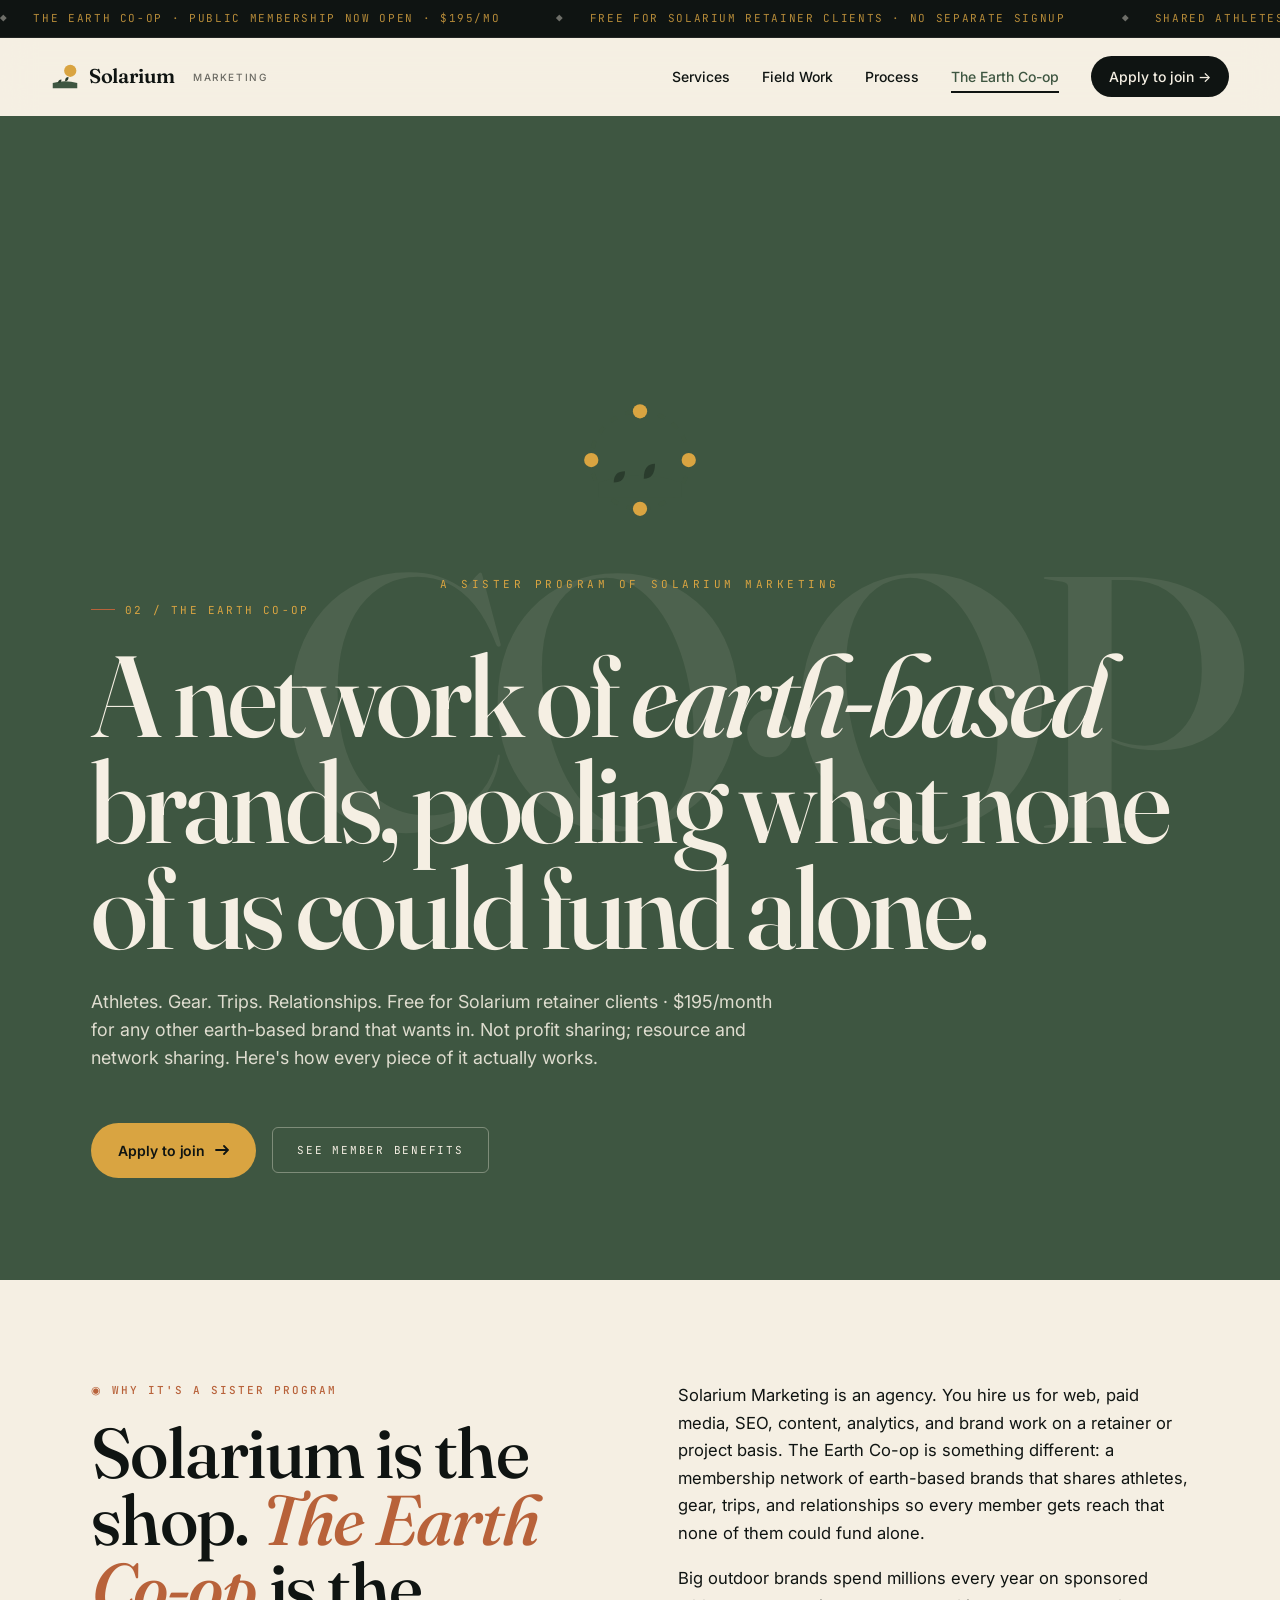
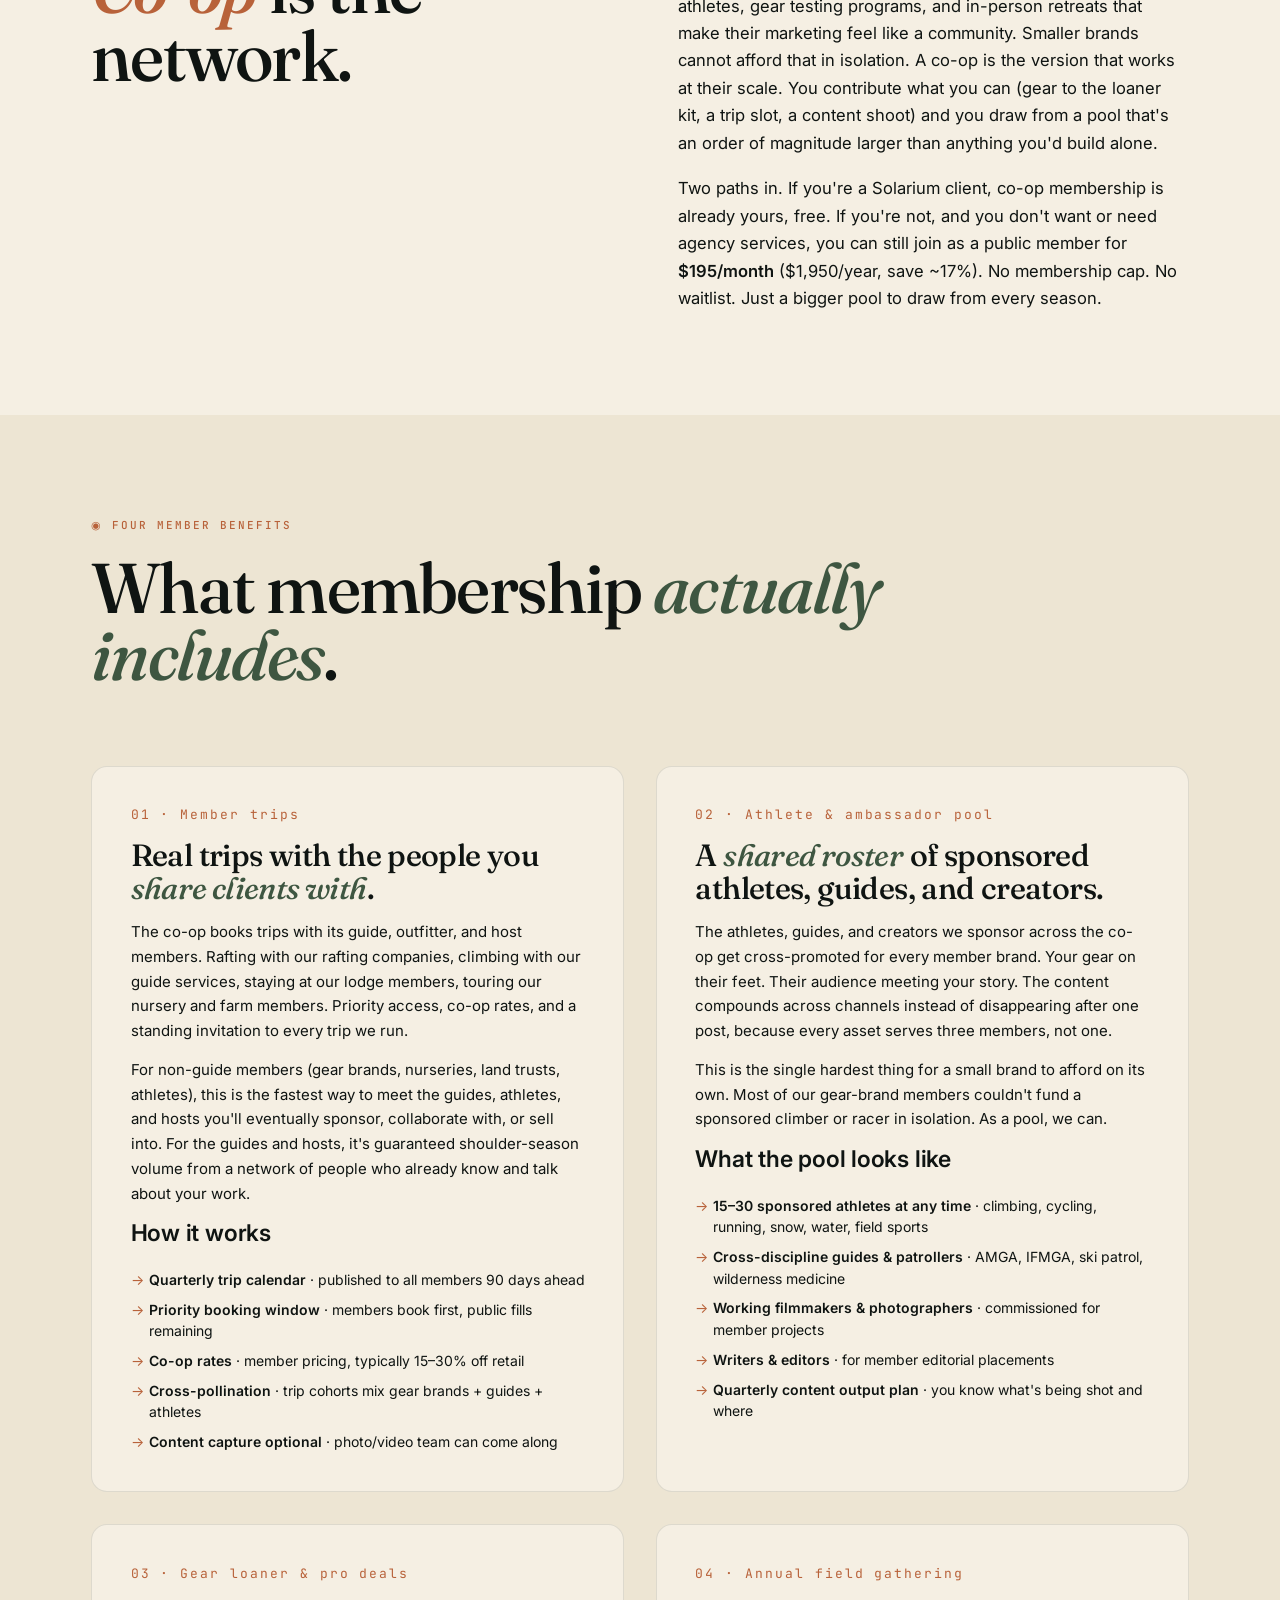
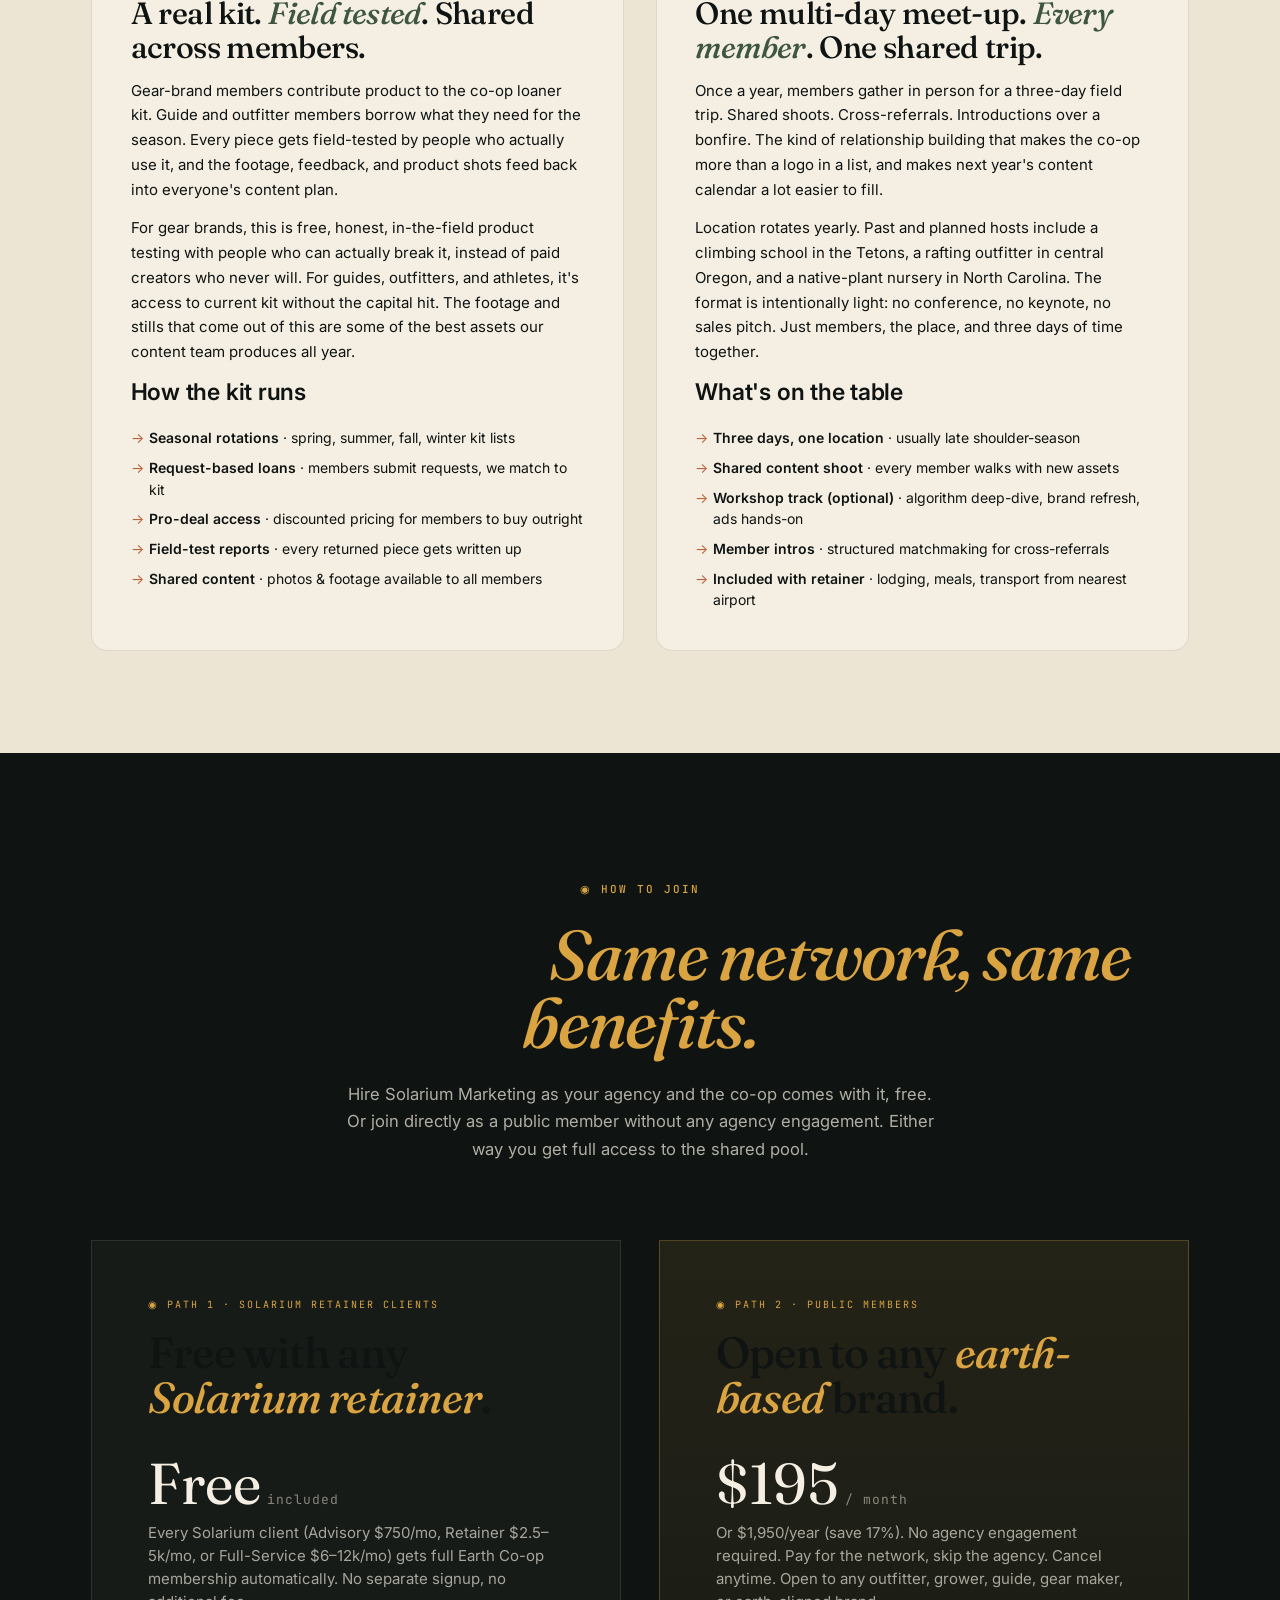
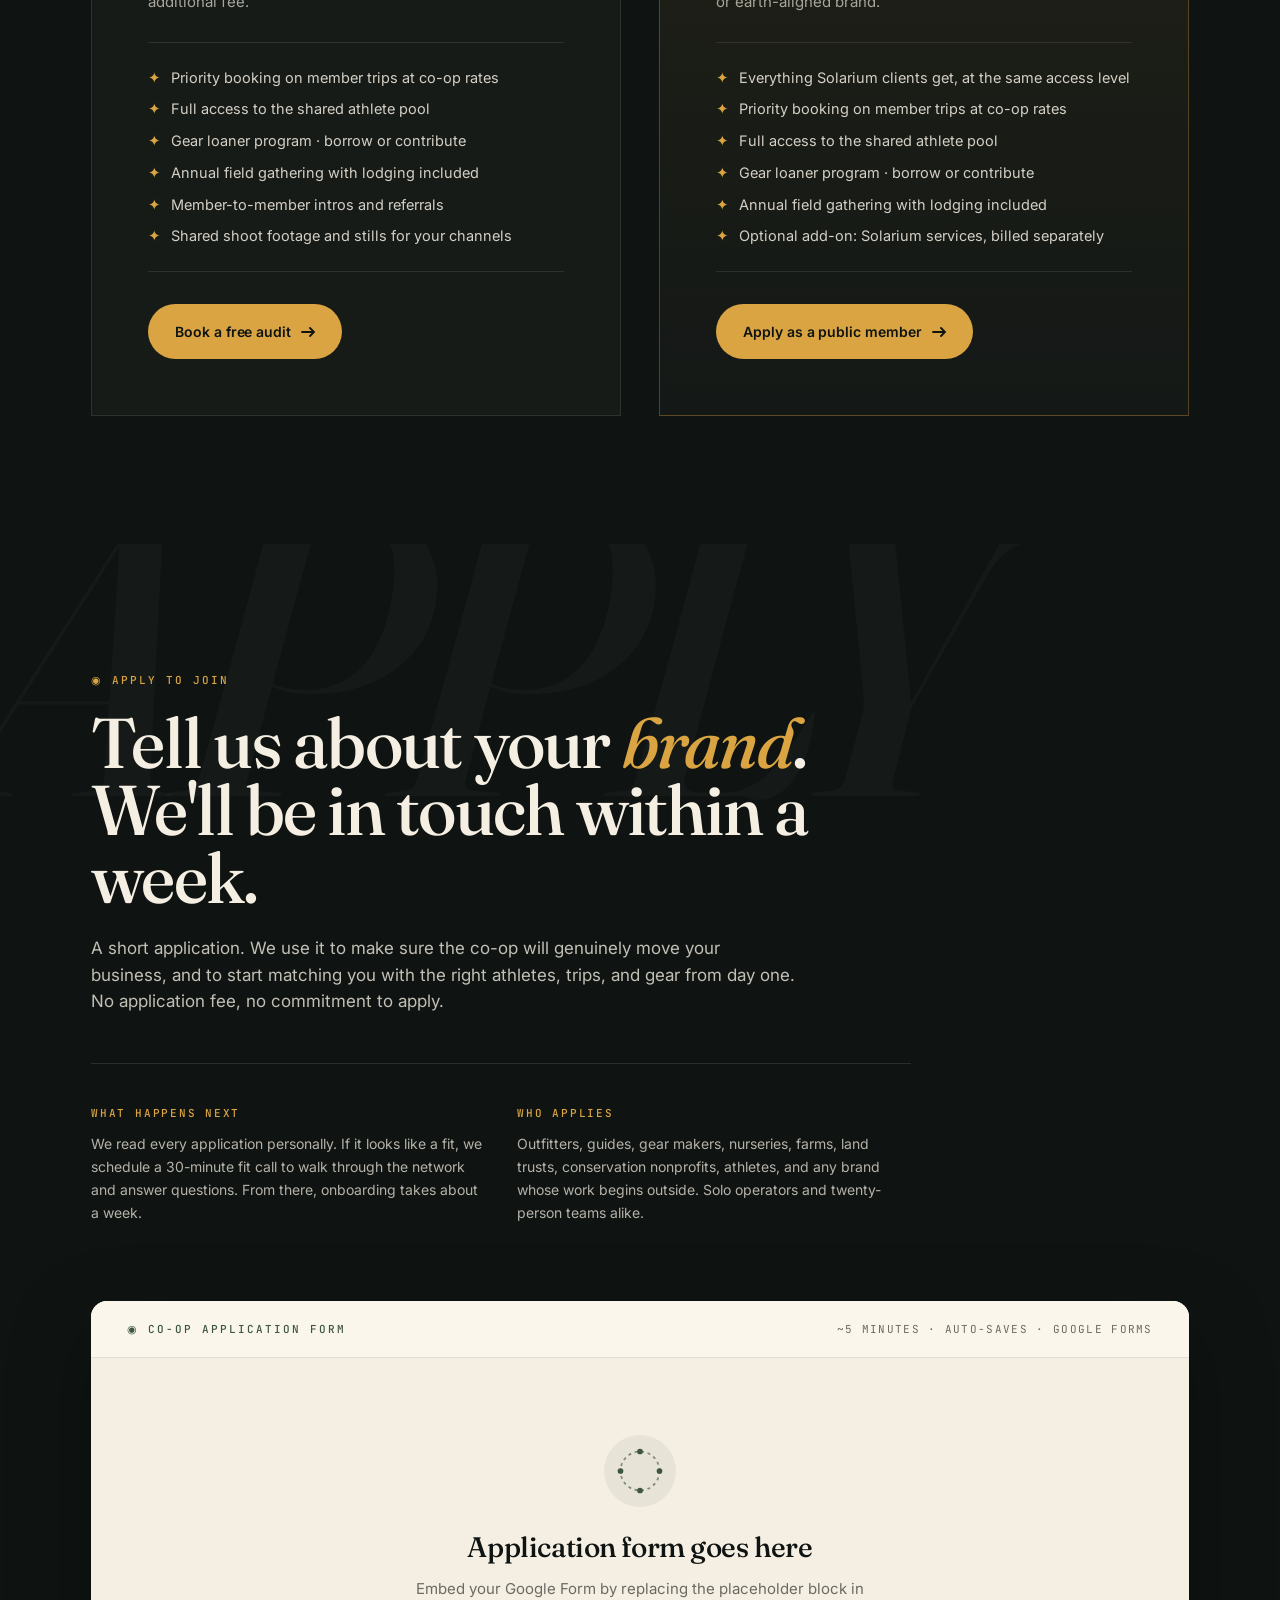
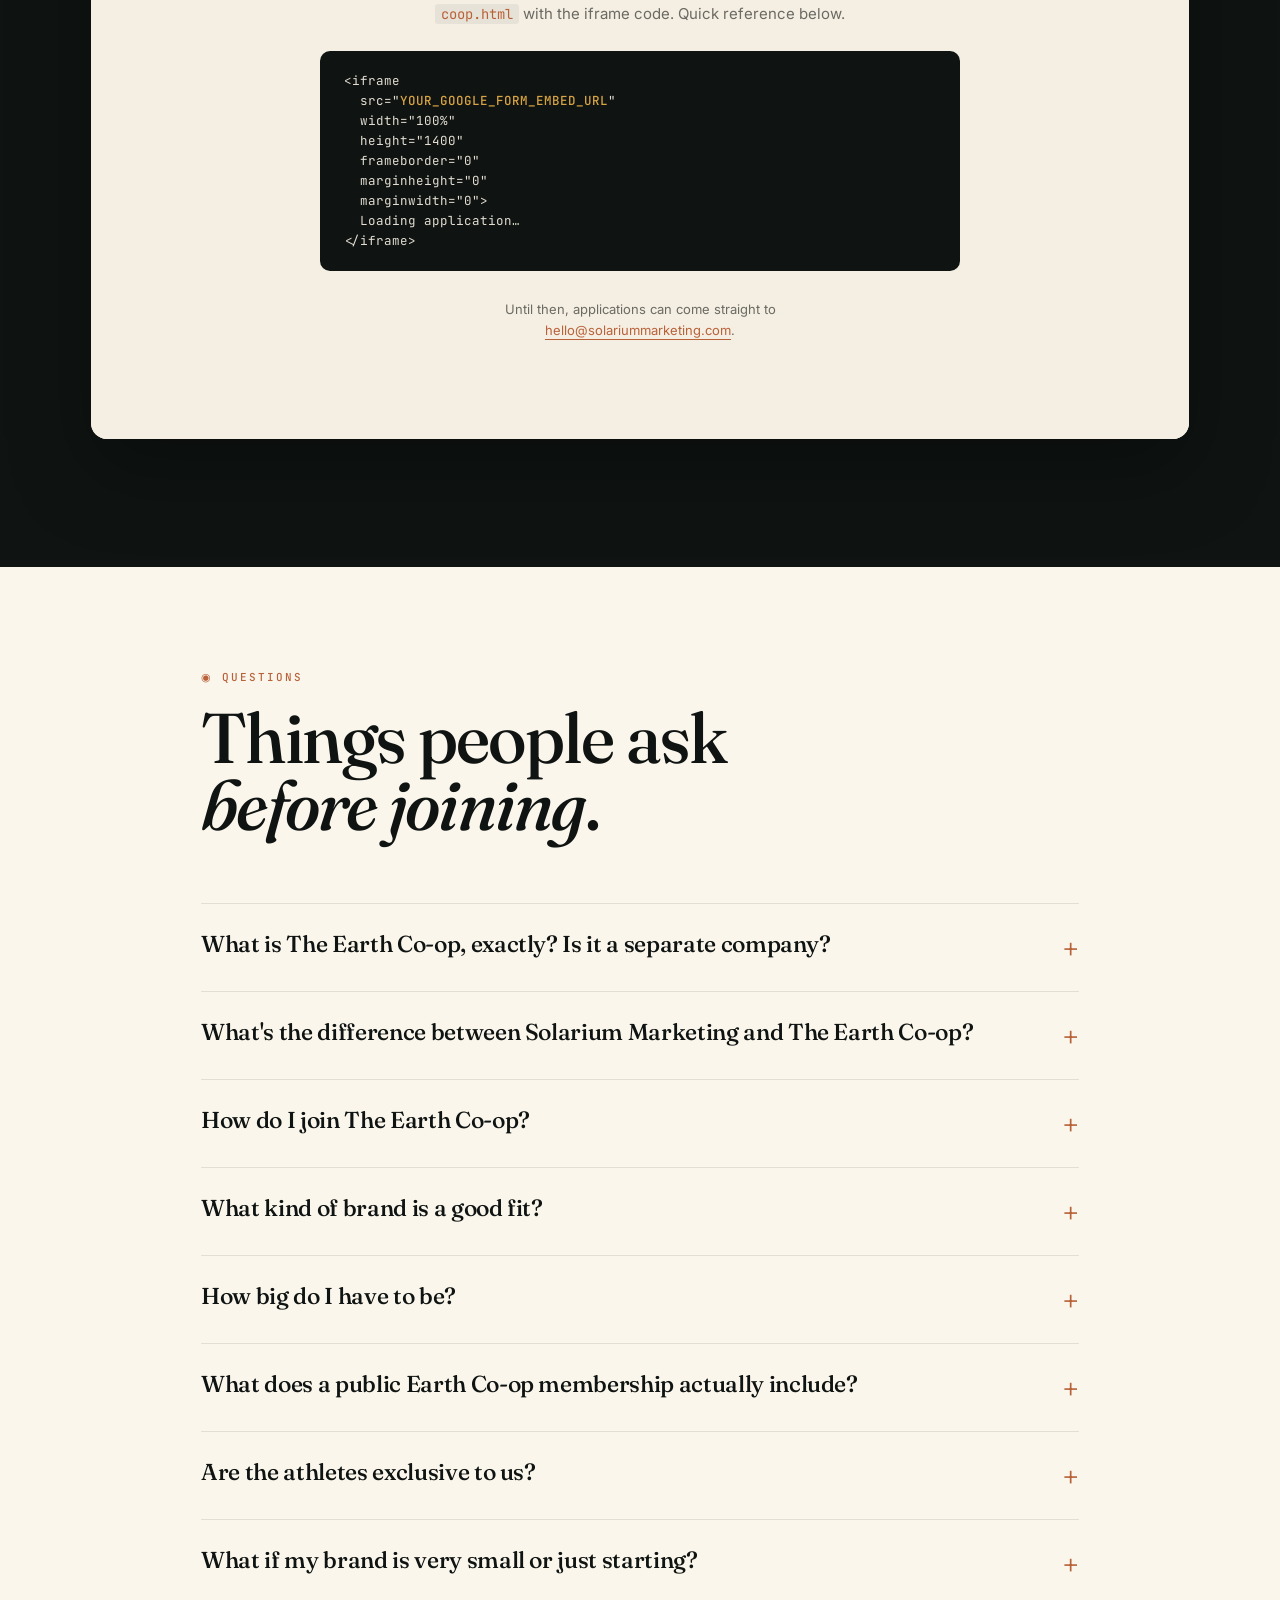
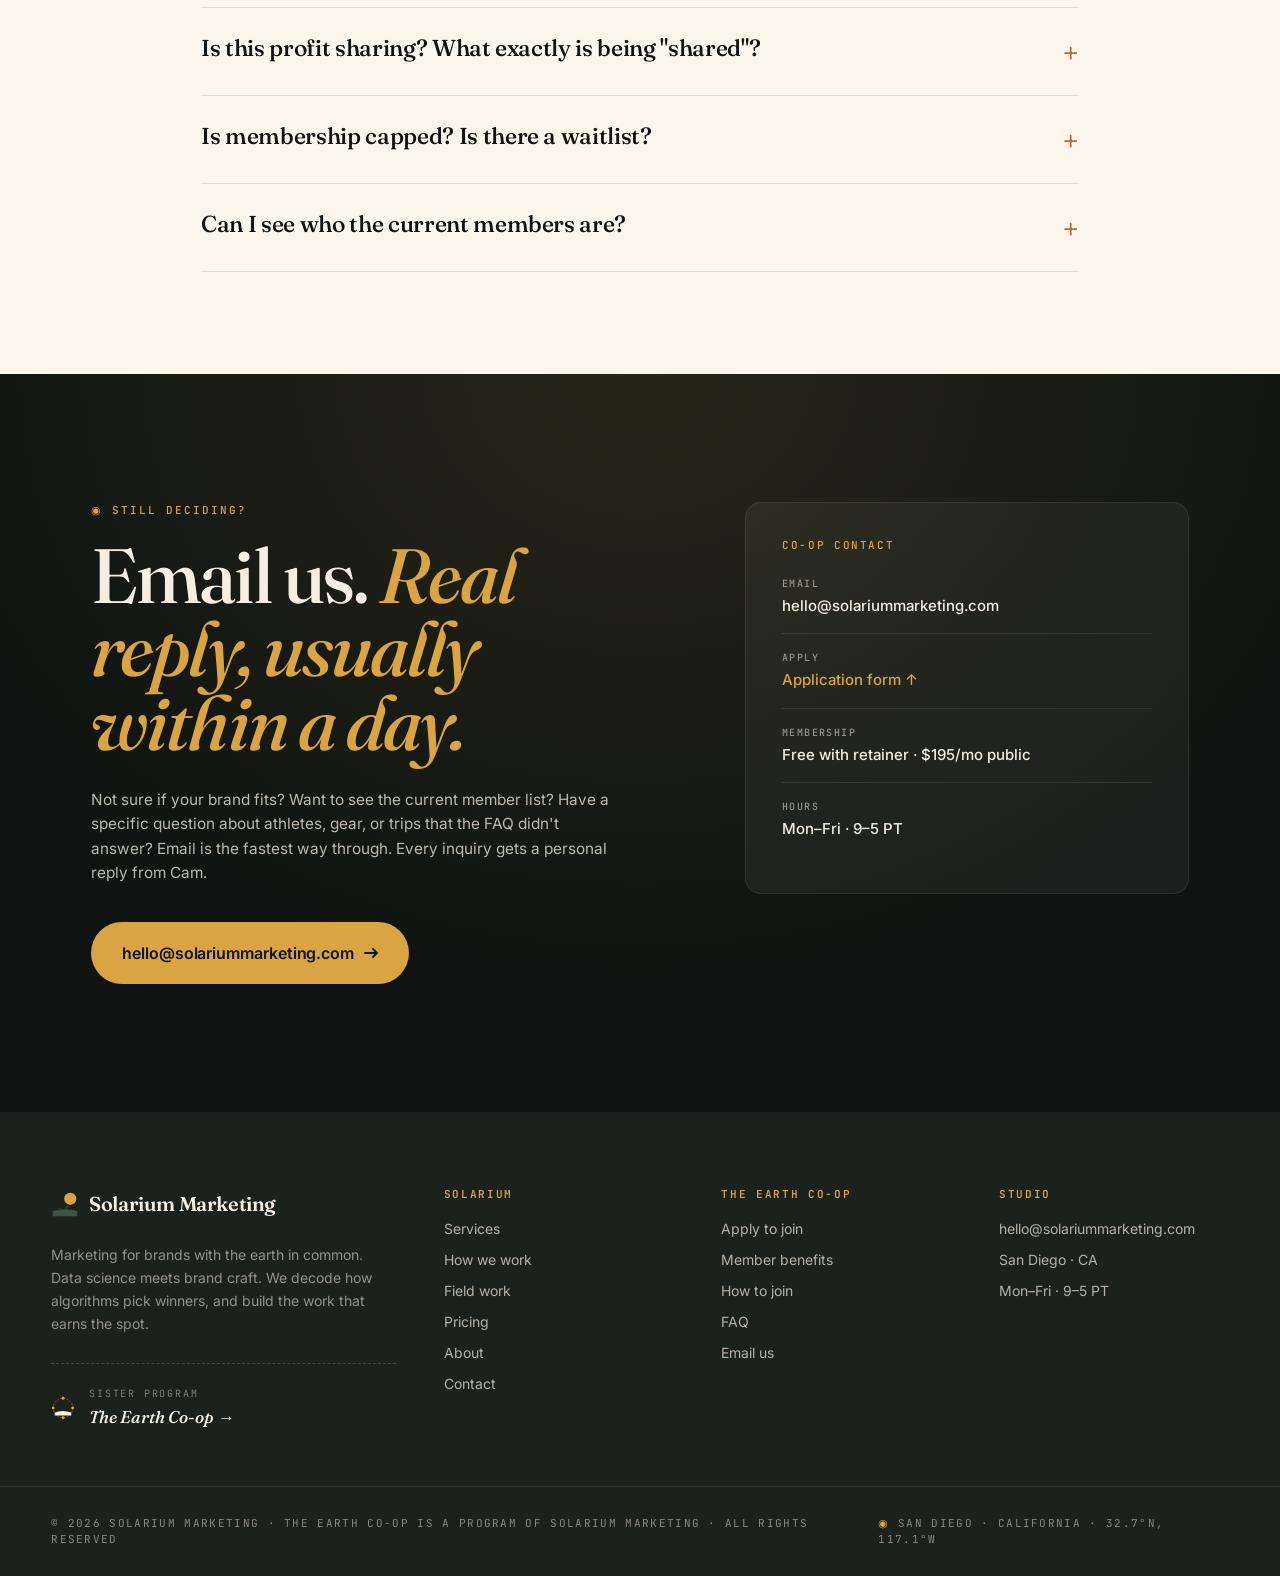
<file: coop.html>
<!DOCTYPE html>
<html lang="en">
<head>
<meta charset="UTF-8">
<meta name="viewport" content="width=device-width, initial-scale=1.0">
<title>The Earth Co-op · A sister program of Solarium Marketing</title>
<meta name="description" content="The Earth Co-op is a network of earth-based brands pooling sponsored athletes, gear, member trips, and relationships. Free for Solarium retainer clients, $195/month for any earth-based brand.">
<meta property="og:title" content="The Earth Co-op · Apply to join">
<meta property="og:description" content="A network of earth-based brands pooling athletes, gear, trips, and relationships.">
<meta property="og:image" content="hero-poster.jpg">
<link rel="preconnect" href="https://fonts.googleapis.com">
<link rel="preconnect" href="https://fonts.gstatic.com" crossorigin>
<link href="https://fonts.googleapis.com/css2?family=Fraunces:ital,opsz,wght@0,9..144,500;0,9..144,700;0,9..144,900;1,9..144,500&family=Inter:wght@400;500;600;700&family=JetBrains+Mono:wght@400;500&display=swap" rel="stylesheet">
<link rel="icon" href="data:image/svg+xml,%3Csvg xmlns='http://www.w3.org/2000/svg' viewBox='0 0 32 32'%3E%3Ccircle cx='22' cy='10' r='7' fill='%23D9A441'/%3E%3Cpath d='M2 24 Q16 20 30 24 L30 30 L2 30 Z' fill='%233E5641'/%3E%3C/svg%3E">
<link rel="stylesheet" href="styles.css">
</head>
<body>
<div class="scroll-progress" id="scroll-progress"></div>

<!-- ============================================================
     CONDITIONS STRIP
     ============================================================ -->
<div class="conditions">
  <div class="conditions-track">
    <span>THE EARTH CO-OP · PUBLIC MEMBERSHIP NOW OPEN · $195/MO</span>
    <span>FREE FOR SOLARIUM RETAINER CLIENTS · NO SEPARATE SIGNUP</span>
    <span>SHARED ATHLETES · SHARED GEAR · SHARED TRIPS · SHARED NETWORK</span>
    <span>NO MEMBERSHIP CAP · NO WAITLIST · ROLLING ADMISSIONS</span>
    <span>ANNUAL FIELD GATHERING · LODGING INCLUDED WITH RETAINERS</span>
    <span>THE EARTH CO-OP · PUBLIC MEMBERSHIP NOW OPEN · $195/MO</span>
    <span>FREE FOR SOLARIUM RETAINER CLIENTS · NO SEPARATE SIGNUP</span>
    <span>SHARED ATHLETES · SHARED GEAR · SHARED TRIPS · SHARED NETWORK</span>
    <span>NO MEMBERSHIP CAP · NO WAITLIST · ROLLING ADMISSIONS</span>
    <span>ANNUAL FIELD GATHERING · LODGING INCLUDED WITH RETAINERS</span>
  </div>
</div>

<!-- ============================================================
     NAVIGATION
     ============================================================ -->
<nav class="nav" id="nav">
  <div class="nav-inner">
    <a href="index.html" class="logo" aria-label="Solarium Marketing home">
      <svg class="logo-mark" viewBox="0 0 32 32" aria-hidden="true">
        <circle cx="22" cy="10" r="7" fill="#D9A441"/>
        <path d="M2 24 Q16 20 30 24 L30 30 L2 30 Z" fill="#3E5641"/>
        <path d="M8 24 Q8 20 12 20 Q12 24 8 24 Z" fill="#2A3C2D"/>
        <path d="M16 22 Q16 17 20 17 Q20 22 16 22 Z" fill="#2A3C2D"/>
      </svg>
      Solarium<span class="sub">Marketing</span>
    </a>
    <div class="nav-links">
      <a href="index.html#services">Services</a>
      <a href="index.html#work">Field Work</a>
      <a href="index.html#process">Process</a>
      <a href="coop.html" aria-current="page">The Earth Co-op</a>
      <a href="#apply" class="nav-cta">Apply to join →</a>
    </div>
  </div>
</nav>

<!-- ============================================================
     PAGE HERO
     ============================================================ -->
<section class="page-hero page-hero-moss" id="top">
  <div class="page-hero-bg-num" aria-hidden="true">CO·OP</div>
  <div class="page-hero-inner">
    <div class="coop-hero-mark">
      <svg class="earth-mark earth-mark-xl" width="120" height="120" viewBox="0 0 32 32" aria-hidden="true">
        <circle cx="16" cy="16" r="13" fill="none" stroke="#3E5641" stroke-width="1.1" stroke-dasharray="2 2.4" opacity="0.55"/>
        <circle cx="16" cy="3" r="1.9" fill="#D9A441"/>
        <circle cx="29" cy="16" r="1.9" fill="#D9A441"/>
        <circle cx="16" cy="29" r="1.9" fill="#D9A441"/>
        <circle cx="3" cy="16" r="1.9" fill="#D9A441"/>
        <path d="M5 22 Q16 18 27 22 L27 26 L5 26 Z" fill="#3E5641"/>
        <path d="M9 22 Q9 19 12 19 Q12 22 9 22 Z" fill="#2A3C2D"/>
        <path d="M17 21 Q17 17 20 17 Q20 21 17 21 Z" fill="#2A3C2D"/>
      </svg>
      <div class="wordmark">A sister program of Solarium Marketing</div>
    </div>
    <div class="page-hero-eyebrow">02 / The Earth Co-op</div>
    <h1>A network of <em>earth-based</em> brands, pooling what none of us could fund alone.</h1>
    <p class="page-hero-lead">Athletes. Gear. Trips. Relationships. Free for Solarium retainer clients · $195/month for any other earth-based brand that wants in. Not profit sharing; resource and network sharing. Here's how every piece of it actually works.</p>
    <div class="page-hero-actions">
      <a href="#apply" class="btn btn-sun">
        Apply to join
        <svg class="btn-arrow" width="14" height="14" viewBox="0 0 14 14" fill="none"><path d="M1 7h12m-4-4l4 4-4 4" stroke="currentColor" stroke-width="1.8" stroke-linecap="round"/></svg>
      </a>
      <a href="#benefits" class="btn-ghost-light">See member benefits</a>
    </div>
  </div>
</section>

<!-- ============================================================
     INTRO
     ============================================================ -->
<section class="coop-intro">
  <div class="coop-intro-inner reveal">
    <div>
      <div class="eyebrow" style="color:var(--clay); margin-bottom:20px;">◉ Why it's a sister program</div>
      <h2>Solarium is the shop. <em>The Earth Co-op</em> is the network.</h2>
    </div>
    <div class="coop-intro-copy">
      <p>Solarium Marketing is an agency. You hire us for web, paid media, SEO, content, analytics, and brand work on a retainer or project basis. The Earth Co-op is something different: a membership network of earth-based brands that shares athletes, gear, trips, and relationships so every member gets reach that none of them could fund alone.</p>
      <p>Big outdoor brands spend millions every year on sponsored athletes, gear testing programs, and in-person retreats that make their marketing feel like a community. Smaller brands cannot afford that in isolation. A co-op is the version that works at their scale. You contribute what you can (gear to the loaner kit, a trip slot, a content shoot) and you draw from a pool that's an order of magnitude larger than anything you'd build alone.</p>
      <p>Two paths in. If you're a Solarium client, co-op membership is already yours, free. If you're not, and you don't want or need agency services, you can still join as a public member for <strong>$195/month</strong> ($1,950/year, save ~17%). No membership cap. No waitlist. Just a bigger pool to draw from every season.</p>
    </div>
  </div>
</section>

<!-- ============================================================
     BENEFITS
     ============================================================ -->
<section class="benefits-section" id="benefits">
  <div class="benefits-head reveal">
    <div class="eyebrow">◉ Four member benefits</div>
    <h2>What membership <em>actually includes</em>.</h2>
  </div>
  <div class="benefits-grid reveal-stagger">
    <div class="benefit-card" id="b-01">
      <div class="benefit-num">01 · Member trips</div>
      <h3>Real trips with the people you <em>share clients with</em>.</h3>
      <p>The co-op books trips with its guide, outfitter, and host members. Rafting with our rafting companies, climbing with our guide services, staying at our lodge members, touring our nursery and farm members. Priority access, co-op rates, and a standing invitation to every trip we run.</p>
      <p>For non-guide members (gear brands, nurseries, land trusts, athletes), this is the fastest way to meet the guides, athletes, and hosts you'll eventually sponsor, collaborate with, or sell into. For the guides and hosts, it's guaranteed shoulder-season volume from a network of people who already know and talk about your work.</p>
      <h4>How it works</h4>
      <ul>
        <li><strong>Quarterly trip calendar</strong> · published to all members 90 days ahead</li>
        <li><strong>Priority booking window</strong> · members book first, public fills remaining</li>
        <li><strong>Co-op rates</strong> · member pricing, typically 15–30% off retail</li>
        <li><strong>Cross-pollination</strong> · trip cohorts mix gear brands + guides + athletes</li>
        <li><strong>Content capture optional</strong> · photo/video team can come along</li>
      </ul>
    </div>

    <div class="benefit-card" id="b-02">
      <div class="benefit-num">02 · Athlete &amp; ambassador pool</div>
      <h3>A <em>shared roster</em> of sponsored athletes, guides, and creators.</h3>
      <p>The athletes, guides, and creators we sponsor across the co-op get cross-promoted for every member brand. Your gear on their feet. Their audience meeting your story. The content compounds across channels instead of disappearing after one post, because every asset serves three members, not one.</p>
      <p>This is the single hardest thing for a small brand to afford on its own. Most of our gear-brand members couldn't fund a sponsored climber or racer in isolation. As a pool, we can.</p>
      <h4>What the pool looks like</h4>
      <ul>
        <li><strong>15–30 sponsored athletes at any time</strong> · climbing, cycling, running, snow, water, field sports</li>
        <li><strong>Cross-discipline guides &amp; patrollers</strong> · AMGA, IFMGA, ski patrol, wilderness medicine</li>
        <li><strong>Working filmmakers &amp; photographers</strong> · commissioned for member projects</li>
        <li><strong>Writers &amp; editors</strong> · for member editorial placements</li>
        <li><strong>Quarterly content output plan</strong> · you know what's being shot and where</li>
      </ul>
    </div>

    <div class="benefit-card" id="b-03">
      <div class="benefit-num">03 · Gear loaner &amp; pro deals</div>
      <h3>A real kit. <em>Field tested</em>. Shared across members.</h3>
      <p>Gear-brand members contribute product to the co-op loaner kit. Guide and outfitter members borrow what they need for the season. Every piece gets field-tested by people who actually use it, and the footage, feedback, and product shots feed back into everyone's content plan.</p>
      <p>For gear brands, this is free, honest, in-the-field product testing with people who can actually break it, instead of paid creators who never will. For guides, outfitters, and athletes, it's access to current kit without the capital hit. The footage and stills that come out of this are some of the best assets our content team produces all year.</p>
      <h4>How the kit runs</h4>
      <ul>
        <li><strong>Seasonal rotations</strong> · spring, summer, fall, winter kit lists</li>
        <li><strong>Request-based loans</strong> · members submit requests, we match to kit</li>
        <li><strong>Pro-deal access</strong> · discounted pricing for members to buy outright</li>
        <li><strong>Field-test reports</strong> · every returned piece gets written up</li>
        <li><strong>Shared content</strong> · photos &amp; footage available to all members</li>
      </ul>
    </div>

    <div class="benefit-card" id="b-04">
      <div class="benefit-num">04 · Annual field gathering</div>
      <h3>One multi-day meet-up. <em>Every member</em>. One shared trip.</h3>
      <p>Once a year, members gather in person for a three-day field trip. Shared shoots. Cross-referrals. Introductions over a bonfire. The kind of relationship building that makes the co-op more than a logo in a list, and makes next year's content calendar a lot easier to fill.</p>
      <p>Location rotates yearly. Past and planned hosts include a climbing school in the Tetons, a rafting outfitter in central Oregon, and a native-plant nursery in North Carolina. The format is intentionally light: no conference, no keynote, no sales pitch. Just members, the place, and three days of time together.</p>
      <h4>What's on the table</h4>
      <ul>
        <li><strong>Three days, one location</strong> · usually late shoulder-season</li>
        <li><strong>Shared content shoot</strong> · every member walks with new assets</li>
        <li><strong>Workshop track (optional)</strong> · algorithm deep-dive, brand refresh, ads hands-on</li>
        <li><strong>Member intros</strong> · structured matchmaking for cross-referrals</li>
        <li><strong>Included with retainer</strong> · lodging, meals, transport from nearest airport</li>
      </ul>
    </div>
  </div>
</section>

<!-- ============================================================
     TWO PATHS IN
     ============================================================ -->
<section class="join-section" id="join">
  <div class="join-head reveal">
    <div class="eyebrow">◉ How to join</div>
    <h2>Two paths in. <em>Same network, same benefits.</em></h2>
    <p>Hire Solarium Marketing as your agency and the co-op comes with it, free. Or join directly as a public member without any agency engagement. Either way you get full access to the shared pool.</p>
  </div>
  <div class="join-grid reveal-stagger">
    <div class="join-card">
      <div class="join-card-label">◉ Path 1 · Solarium retainer clients</div>
      <h3>Free with any <em>Solarium retainer</em>.</h3>
      <div class="join-card-price">Free<span class="unit">included</span></div>
      <div class="join-card-sub">Every Solarium client (Advisory $750/mo, Retainer $2.5–5k/mo, or Full-Service $6–12k/mo) gets full Earth Co-op membership automatically. No separate signup, no additional fee.</div>
      <ul>
        <li>Priority booking on member trips at co-op rates</li>
        <li>Full access to the shared athlete pool</li>
        <li>Gear loaner program · borrow or contribute</li>
        <li>Annual field gathering with lodging included</li>
        <li>Member-to-member intros and referrals</li>
        <li>Shared shoot footage and stills for your channels</li>
      </ul>
      <a href="index.html#contact" class="btn btn-sun">
        Book a free audit
        <svg class="btn-arrow" width="14" height="14" viewBox="0 0 14 14" fill="none"><path d="M1 7h12m-4-4l4 4-4 4" stroke="currentColor" stroke-width="1.8" stroke-linecap="round"/></svg>
      </a>
    </div>
    <div class="join-card featured">
      <div class="join-card-label">◉ Path 2 · Public members</div>
      <h3>Open to any <em>earth-based</em> brand.</h3>
      <div class="join-card-price">$195<span class="unit">/ month</span></div>
      <div class="join-card-sub">Or $1,950/year (save 17%). No agency engagement required. Pay for the network, skip the agency. Cancel anytime. Open to any outfitter, grower, guide, gear maker, or earth-aligned brand.</div>
      <ul>
        <li>Everything Solarium clients get, at the same access level</li>
        <li>Priority booking on member trips at co-op rates</li>
        <li>Full access to the shared athlete pool</li>
        <li>Gear loaner program · borrow or contribute</li>
        <li>Annual field gathering with lodging included</li>
        <li>Optional add-on: Solarium services, billed separately</li>
      </ul>
      <a href="#apply" class="btn btn-sun">
        Apply as a public member
        <svg class="btn-arrow" width="14" height="14" viewBox="0 0 14 14" fill="none"><path d="M1 7h12m-4-4l4 4-4 4" stroke="currentColor" stroke-width="1.8" stroke-linecap="round"/></svg>
      </a>
    </div>
  </div>
</section>

<!-- ============================================================
     APPLICATION
     ============================================================ -->
<section class="apply-section" id="apply">
  <div class="apply-inner">
    <div class="apply-head reveal">
      <div class="eyebrow" style="color: var(--sun); margin-bottom: 20px;">◉ Apply to join</div>
      <h2>Tell us about your <em>brand</em>. We'll be in touch within a week.</h2>
      <p class="apply-lead">A short application. We use it to make sure the co-op will genuinely move your business, and to start matching you with the right athletes, trips, and gear from day one. No application fee, no commitment to apply.</p>

      <div class="apply-meta">
        <div class="apply-meta-item">
          <strong>What happens next</strong>
          We read every application personally. If it looks like a fit, we schedule a 30-minute fit call to walk through the network and answer questions. From there, onboarding takes about a week.
        </div>
        <div class="apply-meta-item">
          <strong>Who applies</strong>
          Outfitters, guides, gear makers, nurseries, farms, land trusts, conservation nonprofits, athletes, and any brand whose work begins outside. Solo operators and twenty-person teams alike.
        </div>
      </div>
    </div>

    <!-- ============================================================
         GOOGLE FORM EMBED
         Replace the src below with your published Google Form URL.
         To get it: open your form → Send → embed (< >) → copy the iframe src.
         ============================================================ -->
    <div class="apply-form-wrap reveal">
      <div class="apply-form-header">
        <div class="apply-form-label">◉ Co-op application form</div>
        <div class="apply-form-meta">~5 minutes · auto-saves · Google Forms</div>
      </div>

      <!-- BEGIN PLACEHOLDER -->
      <div class="apply-form-placeholder">
        <div class="apply-form-placeholder-icon">
          <svg width="48" height="48" viewBox="0 0 32 32" aria-hidden="true">
            <circle cx="16" cy="16" r="13" fill="none" stroke="currentColor" stroke-width="1.2" stroke-dasharray="2 2.4" opacity="0.6"/>
            <circle cx="16" cy="3" r="1.9" fill="currentColor"/>
            <circle cx="29" cy="16" r="1.9" fill="currentColor"/>
            <circle cx="16" cy="29" r="1.9" fill="currentColor"/>
            <circle cx="3" cy="16" r="1.9" fill="currentColor"/>
          </svg>
        </div>
        <h4>Application form goes here</h4>
        <p>Embed your Google Form by replacing the placeholder block in <code>coop.html</code> with the iframe code. Quick reference below.</p>
        <pre class="apply-form-code"><code>&lt;iframe
  src=&quot;<strong>YOUR_GOOGLE_FORM_EMBED_URL</strong>&quot;
  width=&quot;100%&quot;
  height=&quot;1400&quot;
  frameborder=&quot;0&quot;
  marginheight=&quot;0&quot;
  marginwidth=&quot;0&quot;&gt;
  Loading application…
&lt;/iframe&gt;</code></pre>
        <p class="apply-form-fallback">Until then, applications can come straight to <a href="mailto:hello@solariummarketing.com?subject=Earth%20Co-op%20application">hello@solariummarketing.com</a>.</p>
      </div>
      <!-- END PLACEHOLDER -->

      <!--
      WHEN READY: delete the placeholder block above and uncomment the iframe below.
      Replace YOUR_GOOGLE_FORM_EMBED_URL with the embed src from your Google Form.

      <iframe
        class="apply-form-iframe"
        src="YOUR_GOOGLE_FORM_EMBED_URL"
        width="100%"
        height="1400"
        frameborder="0"
        marginheight="0"
        marginwidth="0"
        title="Earth Co-op application">
        Loading application…
      </iframe>
      -->
    </div>
  </div>
</section>

<!-- ============================================================
     FAQ
     ============================================================ -->
<section class="faq-section" id="faq">
  <div class="faq-head reveal">
    <div class="eyebrow">◉ Questions</div>
    <h2>Things people ask <em>before joining</em>.</h2>
  </div>
  <div class="faq-list reveal">
    <details class="faq-item">
      <summary>What is The Earth Co-op, exactly? Is it a separate company?</summary>
      <div class="faq-answer">The Earth Co-op is a sister program of Solarium Marketing, a membership network of earth-based brands that pool athletes, gear, trips, and relationships. It's operated by Solarium, not a separate legal entity. Think of Solarium as the marketing agency, and The Earth Co-op as the membership club Solarium hosts. Two brands, one team, one shared mission.</div>
    </details>
    <details class="faq-item">
      <summary>What's the difference between Solarium Marketing and The Earth Co-op?</summary>
      <div class="faq-answer">Solarium Marketing is an agency. You hire us for services (web, paid media, SEO, content, analytics) on a project or retainer basis. The Earth Co-op is a membership network. You join to get access to the shared athlete pool, gear loaner kit, member trips, and annual field gathering. Every Solarium retainer client gets free Earth Co-op membership automatically. Public brands can join the co-op as standalone members without hiring Solarium.</div>
    </details>
    <details class="faq-item">
      <summary>How do I join The Earth Co-op?</summary>
      <div class="faq-answer">Two paths. (1) Solarium retainer clients · any Advisory, Retainer, or Full-Service client gets free Earth Co-op membership included, no separate signup. (2) Public members · any earth-based brand can apply at our public membership rate ($195/month or $1,950/year). Public members get every co-op benefit; the only thing they don't get is the Solarium agency services (those are sold separately).</div>
    </details>
    <details class="faq-item">
      <summary>What kind of brand is a good fit?</summary>
      <div class="faq-answer">Any brand whose work begins outside. Outfitters, guides, gear makers, nurseries, farms, land trusts, conservation nonprofits, adventure tour operators, environmental consultancies, athletes, sustainability firms, park concessions. If the earth is somewhere in your business model, we're built for you.</div>
    </details>
    <details class="faq-item">
      <summary>How big do I have to be?</summary>
      <div class="faq-answer">We've worked with solo guides running $150k/year of bookings and with brands doing $20M+. The only real floor is on paid media retainers (minimum $5k/mo spend), because below that the math doesn't work for the client. Everything else scales, including Earth Co-op membership, which is priced to be accessible to one-person brands.</div>
    </details>
    <details class="faq-item">
      <summary>What does a public Earth Co-op membership actually include?</summary>
      <div class="faq-answer">Every co-op benefit: priority booking on member trips at co-op rates, access to the shared sponsored-athlete pool for your content and campaigns, gear loaner program access, an invite to the annual field gathering (lodging and transport included), warm member-to-member introductions, shared footage and stills from co-op shoots, and a quarterly members-only field report. The only things you don't get are Solarium's marketing services, which are sold separately on a project or retainer basis.</div>
    </details>
    <details class="faq-item">
      <summary>Are the athletes exclusive to us?</summary>
      <div class="faq-answer">Sponsored athletes in the co-op pool are contracted across the co-op, not to any single member brand. If you need an exclusive ambassador, we can structure that outside the pool, but most members find the pool model gets them more output, not less.</div>
    </details>
    <details class="faq-item">
      <summary>What if my brand is very small or just starting?</summary>
      <div class="faq-answer">Two good options. (1) Solarium's Advisory tier ($750/mo) gets you senior marketing access plus free Earth Co-op membership. (2) If you don't need marketing services yet, join the co-op directly as a public member ($195/mo) for the network and athlete/gear access alone. A lot of brands start with public membership and graduate into a Solarium retainer when they're ready.</div>
    </details>
    <details class="faq-item">
      <summary>Is this profit sharing? What exactly is being "shared"?</summary>
      <div class="faq-answer">No. The co-op doesn't share revenue, equity, or profit. What gets shared is resources and network. Resources: the gear kit, the sponsored athlete roster, the trip slots, the annual gathering. Network: warm intros between members, cross-promotion opportunities, shared shoot footage, referrals. You keep every dollar your own business earns. You just also get access to a pool of people, gear, and trips you couldn't fund alone.</div>
    </details>
    <details class="faq-item">
      <summary>Is membership capped? Is there a waitlist?</summary>
      <div class="faq-answer">No cap, no waitlist. Resource and network benefits scale with the co-op. More members means a bigger athlete pool, deeper gear kit, more trip options, and a stronger network of brands to refer to each other. We do run a brief fit conversation before onboarding any member (public or client) to make sure the co-op is genuinely useful to your business, but it's not a gate. Just a handshake.</div>
    </details>
    <details class="faq-item">
      <summary>Can I see who the current members are?</summary>
      <div class="faq-answer">Once you're in an initial conversation, yes. We don't publish the member roster publicly, partly out of respect for our members' time, and partly because the pool shifts season-to-season. Apply or email us and we'll share the current list under NDA.</div>
    </details>
  </div>
</section>

<!-- ============================================================
     CTA
     ============================================================ -->
<section class="cta" id="contact">
  <div class="cta-inner">
    <div>
      <div class="eyebrow" style="color:var(--sun); margin-bottom:20px;">◉ Still deciding?</div>
      <h2>Email us. <em>Real reply, usually within a day.</em></h2>
      <p class="cta-sub">
        Not sure if your brand fits? Want to see the current member list? Have a specific question about athletes, gear, or trips that the FAQ didn't answer? Email is the fastest way through. Every inquiry gets a personal reply from Cam.
      </p>
      <a href="mailto:hello@solariummarketing.com" class="btn cta-btn-primary">
        hello@solariummarketing.com
        <svg class="btn-arrow" width="14" height="14" viewBox="0 0 14 14" fill="none"><path d="M1 7h12m-4-4l4 4-4 4" stroke="currentColor" stroke-width="1.8" stroke-linecap="round"/></svg>
      </a>
    </div>

    <div class="cta-contact">
      <h4>Co-op contact</h4>
      <div class="cta-contact-item">
        <strong>Email</strong>
        <span>hello@solariummarketing.com</span>
      </div>
      <div class="cta-contact-item">
        <strong>Apply</strong>
        <span><a href="#apply" style="color:var(--sun);">Application form ↑</a></span>
      </div>
      <div class="cta-contact-item">
        <strong>Membership</strong>
        <span>Free with retainer · $195/mo public</span>
      </div>
      <div class="cta-contact-item">
        <strong>Hours</strong>
        <span>Mon–Fri · 9–5 PT</span>
      </div>
    </div>
  </div>
</section>

<!-- ============================================================
     FOOTER
     ============================================================ -->
<footer>
  <div class="footer-inner">
    <div class="footer-brand">
      <a href="index.html" class="logo">
        <svg class="logo-mark" viewBox="0 0 32 32">
          <circle cx="22" cy="10" r="7" fill="#D9A441"/>
          <path d="M2 24 Q16 20 30 24 L30 30 L2 30 Z" fill="#3E5641"/>
          <path d="M8 24 Q8 20 12 20 Q12 24 8 24 Z" fill="#2A3C2D"/>
          <path d="M16 22 Q16 17 20 17 Q20 22 16 22 Z" fill="#2A3C2D"/>
        </svg>
        Solarium Marketing
      </a>
      <p>Marketing for brands with the earth in common. Data science meets brand craft. We decode how algorithms pick winners, and build the work that earns the spot.</p>
      <div class="footer-sister">
        <svg class="earth-mark" width="24" height="24" viewBox="0 0 32 32" aria-hidden="true">
          <circle cx="16" cy="16" r="13" fill="none" stroke="#D9A441" stroke-width="1.1" stroke-dasharray="2 2.4" opacity="0.7"/>
          <circle cx="16" cy="3" r="1.9" fill="#D9A441"/>
          <circle cx="29" cy="16" r="1.9" fill="#D9A441"/>
          <circle cx="16" cy="29" r="1.9" fill="#D9A441"/>
          <circle cx="3" cy="16" r="1.9" fill="#D9A441"/>
          <path d="M5 22 Q16 18 27 22 L27 26 L5 26 Z" fill="#F5EFE3"/>
        </svg>
        <div>
          <div class="footer-sister-label">Sister program</div>
          <a href="coop.html" class="footer-sister-link">The Earth Co-op →</a>
        </div>
      </div>
    </div>
    <div class="footer-col">
      <h5>Solarium</h5>
      <ul>
        <li><a href="index.html#services">Services</a></li>
        <li><a href="index.html#process">How we work</a></li>
        <li><a href="index.html#work">Field work</a></li>
        <li><a href="index.html#pricing">Pricing</a></li>
        <li><a href="index.html#about">About</a></li>
        <li><a href="index.html#contact">Contact</a></li>
      </ul>
    </div>
    <div class="footer-col">
      <h5>The Earth Co-op</h5>
      <ul>
        <li><a href="#apply">Apply to join</a></li>
        <li><a href="#benefits">Member benefits</a></li>
        <li><a href="#join">How to join</a></li>
        <li><a href="#faq">FAQ</a></li>
        <li><a href="mailto:hello@solariummarketing.com">Email us</a></li>
      </ul>
    </div>
    <div class="footer-col">
      <h5>Studio</h5>
      <ul>
        <li><a href="mailto:hello@solariummarketing.com">hello@solariummarketing.com</a></li>
        <li>San Diego · CA</li>
        <li>Mon–Fri · 9–5 PT</li>
      </ul>
    </div>
  </div>
  <div class="footer-bottom">
    <div>© 2026 Solarium Marketing · The Earth Co-op is a program of Solarium Marketing · All rights reserved</div>
    <div class="coordinates">San Diego · California · 32.7°N, 117.1°W</div>
  </div>
</footer>

<script>
  // --- Nav scrolled state ---
  const nav = document.getElementById('nav');
  const progress = document.getElementById('scroll-progress');
  const updateScroll = () => {
    if (nav) {
      if (window.scrollY > 40) nav.classList.add('scrolled');
      else nav.classList.remove('scrolled');
    }
    if (progress) {
      const h = document.documentElement;
      const max = (h.scrollHeight - h.clientHeight) || 1;
      const pct = Math.min(100, Math.max(0, (window.scrollY / max) * 100));
      progress.style.width = pct + '%';
    }
  };
  window.addEventListener('scroll', updateScroll, { passive: true });
  window.addEventListener('resize', updateScroll);
  updateScroll();

  // --- Reveal on scroll (FAIL-OPEN) ---
  (function() {
    const reveals = document.querySelectorAll('.reveal, .reveal-stagger');
    if (!reveals.length) return;
    if (!('IntersectionObserver' in window)) return;
    document.body.classList.add('js-reveal');
    const io = new IntersectionObserver((entries) => {
      entries.forEach((e) => {
        if (e.isIntersecting) {
          e.target.classList.add('revealed');
          io.unobserve(e.target);
        }
      });
    }, { threshold: 0.08, rootMargin: '0px 0px -40px 0px' });
    reveals.forEach((r) => io.observe(r));
    setTimeout(() => {
      reveals.forEach((r) => r.classList.add('revealed'));
    }, 3000);
  })();
</script>

</body>
</html>
</file>
<file: styles.css>
/* =============================================================
   SOLARIUM MARKETING CO-OP
   Design system v3 — premium, editorial, sales-ready
   ============================================================= */

/* ---------- 01 · RESET ---------- */
*, *::before, *::after { box-sizing: border-box; margin: 0; padding: 0; }
html { scroll-behavior: smooth; -webkit-text-size-adjust: 100%; }
body { min-height: 100vh; line-height: 1.5; -webkit-font-smoothing: antialiased; text-rendering: optimizeLegibility; }
img, svg, video { display: block; max-width: 100%; height: auto; }
button, input, select, textarea { font: inherit; color: inherit; }
a { color: inherit; text-decoration: none; }
ul { list-style: none; }

/* ---------- 02 · TOKENS ---------- */
:root {
  /* Core palette */
  --ink:       #0F1412;  /* deep carbon-green */
  --ink-2:     #1B221E;
  --ink-3:     #2A3329;
  --cream:     #F5EFE3;
  --cream-2:   #EDE5D3;
  --bone:      #FAF6EC;

  --moss:      #3E5641;
  --moss-2:    #2A3C2D;
  --moss-3:    #556E57;

  --clay:      #B8623A;
  --clay-2:    #9C4F2E;

  --sun:       #D9A441;
  --sun-2:     #C48F2F;

  --sand:      #E8DFCF;
  --muted:     #6B6A63;
  --line:      rgba(15, 20, 18, 0.10);
  --line-soft: rgba(15, 20, 18, 0.06);
  --line-dark: rgba(245, 239, 227, 0.14);

  /* Type */
  --serif: 'Fraunces', 'Cormorant Garamond', Georgia, serif;
  --sans:  'Inter', -apple-system, BlinkMacSystemFont, 'Segoe UI', sans-serif;
  --mono:  'JetBrains Mono', 'SF Mono', Menlo, monospace;

  /* Space */
  --pad:     clamp(20px, 4vw, 64px);
  --pad-xl:  clamp(32px, 6vw, 120px);
  --rail:    clamp(80px, 10vw, 180px);
  --gutter:  clamp(16px, 2vw, 32px);

  /* Radius */
  --r-xs: 6px;
  --r-s:  10px;
  --r-m:  16px;
  --r-l:  24px;

  /* Motion */
  --ease:   cubic-bezier(0.22, 1, 0.36, 1);
  --ease-2: cubic-bezier(0.65, 0, 0.35, 1);
  --t:      0.6s;
  --t-s:    0.35s;

  /* Container widths */
  --w-max: 1440px;
  --w-lg:  1200px;
  --w-md:  980px;
  --w-sm:  720px;
}

body {
  font-family: var(--sans);
  font-size: 16px;
  font-weight: 400;
  color: var(--ink);
  background: var(--cream);
  overflow-x: hidden;
}

::selection { background: var(--sun); color: var(--ink); }

/* ---------- 03 · TYPOGRAPHY ---------- */
h1, h2, h3, h4, h5 {
  font-family: var(--serif);
  font-weight: 500;
  line-height: 0.98;
  letter-spacing: -0.02em;
  color: var(--ink);
}
h1 { font-size: clamp(48px, 9vw, 148px); line-height: 0.92; letter-spacing: -0.035em; }
h2 { font-size: clamp(36px, 5.5vw, 88px); line-height: 0.96; letter-spacing: -0.025em; }
h3 { font-size: clamp(28px, 3.5vw, 52px); line-height: 1.02; letter-spacing: -0.02em; }
h4 { font-size: clamp(20px, 1.8vw, 26px); line-height: 1.15; letter-spacing: -0.01em; font-weight: 600; font-family: var(--sans); }
h5 { font-size: 12px; font-family: var(--sans); font-weight: 600; text-transform: uppercase; letter-spacing: 0.12em; color: var(--muted); }

em, .italic { font-style: italic; font-family: var(--serif); font-weight: 500; }
strong { font-weight: 600; }

p { font-size: clamp(15px, 1.1vw, 18px); line-height: 1.65; color: var(--ink); }
.lede { font-size: clamp(18px, 1.6vw, 26px); line-height: 1.5; color: var(--ink); font-weight: 400; letter-spacing: -0.005em; }
.eyebrow, .tag {
  font-family: var(--mono);
  font-size: 11px;
  font-weight: 500;
  text-transform: uppercase;
  letter-spacing: 0.18em;
  color: var(--moss);
}

.underline { position: relative; display: inline-block; }
.underline::after {
  content: '';
  position: absolute;
  left: 0; right: 0; bottom: 0.05em;
  height: 0.18em;
  background: var(--sun);
  opacity: 0.6;
  z-index: -1;
}

/* ---------- 04 · LAYOUT PRIMITIVES ---------- */
.wrap     { width: 100%; max-width: var(--w-max); margin: 0 auto; padding: 0 var(--pad); }
.wrap-lg  { width: 100%; max-width: var(--w-lg);  margin: 0 auto; padding: 0 var(--pad); }
.wrap-md  { width: 100%; max-width: var(--w-md);  margin: 0 auto; padding: 0 var(--pad); }
.wrap-sm  { width: 100%; max-width: var(--w-sm);  margin: 0 auto; padding: 0 var(--pad); }

.section       { padding: clamp(72px, 10vw, 160px) 0; position: relative; }
.section-sm    { padding: clamp(48px, 6vw, 100px) 0; }
.section-tight { padding: clamp(32px, 4vw, 64px) 0; }

/* ---------- 05 · SCROLL PROGRESS + NAV ---------- */
.scroll-progress {
  position: fixed;
  top: 0; left: 0;
  width: 0%;
  height: 2px;
  background: linear-gradient(90deg, var(--sun), var(--clay));
  z-index: 200;
  transition: width 80ms linear;
  box-shadow: 0 0 12px rgba(217, 164, 65, 0.4);
}

.conditions {
  background: var(--ink);
  color: var(--sun);
  overflow: hidden;
  border-bottom: 1px solid rgba(245, 239, 227, 0.08);
  position: relative;
  z-index: 90;
}
.conditions-track {
  display: flex;
  white-space: nowrap;
  animation: slide-left 50s linear infinite;
  padding: 10px 0;
  gap: 56px;
  font-family: var(--mono);
  font-size: 11px;
  letter-spacing: 0.15em;
  text-transform: uppercase;
}
.conditions-track span { flex-shrink: 0; opacity: 0.82; }
.conditions-track span::before { content: '◆ '; margin-right: 16px; opacity: 0.5; color: var(--cream); }
@keyframes slide-left {
  from { transform: translateX(0); }
  to   { transform: translateX(-50%); }
}

.nav {
  position: sticky;
  top: 0;
  z-index: 100;
  background: rgba(245, 239, 227, 0.88);
  backdrop-filter: blur(16px);
  -webkit-backdrop-filter: blur(16px);
  border-bottom: 1px solid transparent;
  transition: all var(--t-s) var(--ease);
}
.nav.scrolled {
  background: rgba(245, 239, 227, 0.96);
  border-bottom-color: var(--line);
}
.nav-inner {
  max-width: var(--w-max);
  margin: 0 auto;
  padding: 18px var(--pad);
  display: flex;
  align-items: center;
  justify-content: space-between;
  gap: 24px;
}
.logo {
  display: inline-flex;
  align-items: center;
  gap: 10px;
  font-family: var(--serif);
  font-size: 20px;
  font-weight: 600;
  letter-spacing: -0.02em;
  color: var(--ink);
}
.logo-mark { width: 28px; height: 28px; flex-shrink: 0; }
.logo .sub {
  font-family: var(--sans);
  font-size: 10px;
  font-weight: 500;
  letter-spacing: 0.16em;
  text-transform: uppercase;
  color: var(--muted);
  margin-left: 8px;
  padding-top: 2px;
}

.nav-links { display: flex; align-items: center; gap: 32px; }
.nav-links a {
  font-size: 14px;
  font-weight: 500;
  color: var(--ink);
  position: relative;
  padding: 6px 0;
  transition: color var(--t-s) var(--ease);
}
.nav-links a:not(.nav-cta)::after {
  content: '';
  position: absolute;
  left: 0; bottom: 0;
  width: 0; height: 1.5px;
  background: var(--ink);
  transition: width var(--t-s) var(--ease);
}
.nav-links a:not(.nav-cta):hover::after,
.nav-links a[aria-current="page"]::after { width: 100%; }
.nav-links a[aria-current="page"] { color: var(--moss); }

.nav-cta {
  padding: 10px 18px !important;
  background: var(--ink);
  color: var(--cream) !important;
  border-radius: 999px;
  transition: all var(--t-s) var(--ease);
}
.nav-cta:hover { background: var(--moss); transform: translateY(-1px); }

@media (max-width: 780px) {
  .nav-links { gap: 18px; }
  .nav-links a:not(.nav-cta) { display: none; }
  .logo .sub { display: none; }
}

/* ---------- 06 · BUTTONS ---------- */
.btn {
  display: inline-flex;
  align-items: center;
  gap: 10px;
  padding: 16px 26px;
  font-size: 14px;
  font-weight: 600;
  letter-spacing: -0.005em;
  border-radius: 999px;
  transition: all var(--t-s) var(--ease);
  cursor: pointer;
  border: 1px solid transparent;
  white-space: nowrap;
}
.btn-arrow { transition: transform var(--t-s) var(--ease); }
.btn:hover .btn-arrow { transform: translateX(4px); }

.btn-primary {
  background: var(--ink);
  color: var(--cream);
}
.btn-primary:hover { background: var(--moss); transform: translateY(-2px); box-shadow: 0 12px 40px -12px rgba(0,0,0,0.4); }

.btn-secondary {
  background: transparent;
  color: var(--ink);
  border-color: var(--ink);
}
.btn-secondary:hover { background: var(--ink); color: var(--cream); }

.btn-cream { background: var(--cream); color: var(--ink); }
.btn-cream:hover { background: var(--sun); transform: translateY(-2px); }
.btn-sun { background: var(--sun); color: var(--ink); }
.btn-sun:hover { background: var(--sun-2); transform: translateY(-2px); }

.btn-ghost {
  display: inline-flex;
  align-items: center;
  gap: 8px;
  padding: 10px 0;
  font-size: 14px;
  font-weight: 600;
  color: var(--ink);
  border-bottom: 1px solid var(--ink);
  transition: all var(--t-s) var(--ease);
}
.btn-ghost:hover { color: var(--clay); border-color: var(--clay); }
.btn-ghost:hover svg { transform: translateX(4px); }
.btn-ghost svg { transition: transform var(--t-s) var(--ease); }

/* ---------- 07 · HERO ---------- */
.hero {
  position: relative;
  min-height: 96vh;
  display: flex;
  flex-direction: column;
  justify-content: flex-end;
  overflow: hidden;
  background: var(--ink);
  color: var(--cream);
  padding-bottom: clamp(40px, 6vw, 80px);
}
.hero-bg { position: absolute; inset: 0; overflow: hidden; }
.hero-video {
  width: 100%;
  height: 100%;
  object-fit: cover;
  object-position: center;
  filter: saturate(0.9) brightness(0.85);
}
.hero-bg::after {
  content: '';
  position: absolute;
  inset: 0;
  background: linear-gradient(180deg,
    rgba(15, 20, 18, 0.45) 0%,
    rgba(15, 20, 18, 0.25) 35%,
    rgba(15, 20, 18, 0.55) 70%,
    rgba(15, 20, 18, 0.85) 100%);
}

.hero-inner {
  position: relative;
  z-index: 3;
  max-width: var(--w-max);
  width: 100%;
  margin: 0 auto;
  padding: 0 var(--pad);
}
.hero-eyebrow {
  font-family: var(--mono);
  font-size: 11px;
  font-weight: 500;
  letter-spacing: 0.2em;
  text-transform: uppercase;
  color: var(--sun);
  margin-bottom: 24px;
  display: inline-flex;
  align-items: center;
  gap: 10px;
}
.hero-eyebrow::before {
  content: '';
  display: inline-block;
  width: 24px;
  height: 1px;
  background: var(--sun);
}
.hero h1 {
  color: var(--cream);
  max-width: 16ch;
  margin-bottom: 32px;
}
.hero h1 .italic { color: var(--sun); font-style: italic; font-weight: 500; }
.hero h1 .underline::after { background: var(--clay); opacity: 0.85; height: 0.16em; bottom: 0.08em; }

.hero-sub {
  max-width: 56ch;
  font-size: clamp(15px, 1.2vw, 19px);
  line-height: 1.6;
  color: rgba(245, 239, 227, 0.78);
  margin-bottom: 40px;
}
.hero-actions { display: flex; gap: 14px; flex-wrap: wrap; margin-bottom: clamp(40px, 6vw, 80px); }
.hero-actions .btn-secondary { color: var(--cream); border-color: rgba(245, 239, 227, 0.4); }
.hero-actions .btn-secondary:hover { background: var(--cream); color: var(--ink); border-color: var(--cream); }

.hero-meta {
  position: relative;
  z-index: 3;
  max-width: var(--w-max);
  width: 100%;
  margin: 0 auto;
  padding: 20px var(--pad) 0;
  display: flex;
  align-items: flex-end;
  justify-content: space-between;
  gap: 24px;
  color: rgba(245, 239, 227, 0.72);
  font-size: 12px;
  border-top: 1px solid rgba(245, 239, 227, 0.12);
}
.hero-meta-block { font-family: var(--mono); font-size: 11px; text-transform: uppercase; letter-spacing: 0.14em; line-height: 1.6; }
.hero-meta-block strong { display: block; color: var(--sun); font-weight: 500; margin-bottom: 3px; }
.hero-scroll { display: flex; align-items: center; gap: 12px; font-family: var(--mono); font-size: 10px; letter-spacing: 0.25em; text-transform: uppercase; }
.hero-scroll-line { width: 48px; height: 1px; background: var(--sun); position: relative; overflow: hidden; }
.hero-scroll-line::after {
  content: '';
  position: absolute;
  top: 0; left: -20px;
  width: 20px;
  height: 100%;
  background: var(--cream);
  animation: scroll-line 2.4s var(--ease-2) infinite;
}
@keyframes scroll-line {
  0%   { left: -20px; }
  100% { left: 60px; }
}
@media (max-width: 640px) {
  .hero-meta { flex-direction: column; align-items: flex-start; }
  .hero-meta-block[style*="right"] { text-align: left !important; }
}

/* ---------- 08 · PAGE HERO (interior pages) ---------- */
.page-hero {
  padding: clamp(120px, 18vw, 220px) 0 clamp(60px, 8vw, 120px);
  position: relative;
  overflow: hidden;
  background: var(--cream);
}
.page-hero-solid { background: var(--cream); }
.page-hero-dark { background: var(--ink); color: var(--cream); }
.page-hero-dark h1 { color: var(--cream); }
.page-hero-dark .page-hero-lead { color: rgba(245, 239, 227, 0.82); }
.page-hero-dark .page-hero-eyebrow { color: var(--sun); }
.page-hero-moss { background: var(--moss); color: var(--cream); }
.page-hero-moss h1 { color: var(--cream); }
.page-hero-moss .page-hero-lead { color: rgba(245, 239, 227, 0.88); }
.page-hero-moss .page-hero-eyebrow { color: var(--sun); }

.page-hero-inner {
  max-width: var(--w-lg);
  margin: 0 auto;
  padding: 0 var(--pad);
  position: relative;
  z-index: 2;
}
.page-hero-eyebrow {
  font-family: var(--mono);
  font-size: 11px;
  letter-spacing: 0.2em;
  text-transform: uppercase;
  color: var(--clay);
  margin-bottom: 24px;
  display: inline-flex;
  align-items: center;
  gap: 10px;
}
.page-hero-eyebrow::before { content: ''; display: inline-block; width: 24px; height: 1px; background: var(--clay); }
.page-hero h1 { max-width: 16ch; margin-bottom: 28px; }
.page-hero-lead { max-width: 62ch; font-size: clamp(16px, 1.4vw, 22px); line-height: 1.55; color: var(--ink); }

.page-hero-bg-num {
  position: absolute;
  right: clamp(20px, 4vw, 80px);
  top: 50%;
  transform: translateY(-50%);
  font-family: var(--serif);
  font-weight: 500;
  font-size: clamp(180px, 28vw, 420px);
  color: rgba(62, 86, 65, 0.06);
  line-height: 1;
  pointer-events: none;
  z-index: 1;
  letter-spacing: -0.06em;
}
.page-hero-dark .page-hero-bg-num { color: rgba(245, 239, 227, 0.04); }
.page-hero-moss .page-hero-bg-num { color: rgba(245, 239, 227, 0.08); }

/* ---------- 09 · PROOF STRIP ---------- */
.proof {
  background: var(--ink);
  color: var(--cream);
  padding: clamp(60px, 8vw, 120px) 0;
  position: relative;
  overflow: hidden;
}
.proof::before {
  content: '';
  position: absolute;
  top: 0; left: 0; right: 0;
  height: 1px;
  background: linear-gradient(90deg, transparent, var(--sun), transparent);
  opacity: 0.4;
}
.proof-head {
  max-width: var(--w-max);
  margin: 0 auto clamp(40px, 6vw, 80px);
  padding: 0 var(--pad);
  display: flex;
  justify-content: space-between;
  align-items: baseline;
  gap: 24px;
  flex-wrap: wrap;
}
.proof-head h3 { color: var(--cream); font-size: clamp(24px, 3vw, 36px); max-width: 32ch; }
.proof-head .eyebrow { color: var(--sun); }

.proof-grid {
  max-width: var(--w-max);
  margin: 0 auto;
  padding: 0 var(--pad);
  display: grid;
  grid-template-columns: repeat(4, 1fr);
  gap: 0;
  border-top: 1px solid rgba(245, 239, 227, 0.12);
}
.proof-cell {
  padding: clamp(32px, 4vw, 56px) clamp(20px, 3vw, 40px);
  border-right: 1px solid rgba(245, 239, 227, 0.12);
  position: relative;
}
.proof-cell:last-child { border-right: none; }
.stat-big {
  font-family: var(--serif);
  font-weight: 500;
  font-size: clamp(56px, 8vw, 120px);
  line-height: 0.95;
  letter-spacing: -0.04em;
  color: var(--sun);
  margin-bottom: 12px;
  display: inline-block;
}
.stat-big .unit { font-size: 0.5em; color: var(--cream); opacity: 0.7; margin-left: 4px; vertical-align: 0.4em; }
.stat-label {
  font-family: var(--mono);
  font-size: 11px;
  text-transform: uppercase;
  letter-spacing: 0.15em;
  color: rgba(245, 239, 227, 0.7);
  line-height: 1.5;
}
.stat-sub {
  display: block;
  color: rgba(245, 239, 227, 0.5);
  font-size: 10px;
  margin-top: 6px;
  letter-spacing: 0.1em;
}
@media (max-width: 880px) {
  .proof-grid { grid-template-columns: repeat(2, 1fr); }
  .proof-cell:nth-child(2) { border-right: none; }
  .proof-cell:nth-child(1), .proof-cell:nth-child(2) { border-bottom: 1px solid rgba(245, 239, 227, 0.12); }
}
@media (max-width: 520px) {
  .proof-grid { grid-template-columns: 1fr; }
  .proof-cell { border-right: none !important; border-bottom: 1px solid rgba(245, 239, 227, 0.12); }
}

/* ---------- 10 · MARQUEE ---------- */
.marquee {
  background: var(--cream-2);
  border-top: 1px solid var(--line);
  border-bottom: 1px solid var(--line);
  padding: 26px 0;
  overflow: hidden;
  position: relative;
}
.marquee-track {
  display: flex;
  white-space: nowrap;
  animation: slide-left 38s linear infinite;
  gap: 48px;
  align-items: center;
}
.marquee-item {
  font-family: var(--serif);
  font-weight: 500;
  font-style: italic;
  font-size: clamp(18px, 2vw, 28px);
  color: var(--moss);
  letter-spacing: -0.01em;
  display: inline-flex;
  align-items: center;
  gap: 48px;
  padding-right: 48px;
}
.marquee-item::after {
  content: '✦';
  font-style: normal;
  color: var(--clay);
  font-size: 0.7em;
  opacity: 0.7;
}

/* ---------- 11 · MISSION ---------- */
.mission {
  padding: clamp(80px, 14vw, 200px) 0;
  position: relative;
  background: var(--cream);
}
.mission-inner {
  max-width: var(--w-lg);
  margin: 0 auto;
  padding: 0 var(--pad);
}
.mission .eyebrow { display: block; margin-bottom: 28px; color: var(--clay); }
.mission h2 {
  font-size: clamp(44px, 6.5vw, 104px);
  max-width: 18ch;
  font-weight: 500;
  line-height: 0.98;
  letter-spacing: -0.028em;
}
.mission h2 em { color: var(--clay); }
.mission-body {
  max-width: 62ch;
  margin-top: 48px;
  font-size: clamp(16px, 1.3vw, 20px);
  line-height: 1.6;
  color: var(--ink);
}
.mission-body p + p { margin-top: 20px; }

/* ---------- 12 · SERVICES MATRIX ---------- */
.svc-matrix { background: var(--cream); padding: clamp(80px, 10vw, 160px) 0; }
.svc-matrix-head {
  max-width: var(--w-lg);
  margin: 0 auto clamp(48px, 6vw, 80px);
  padding: 0 var(--pad);
  display: grid;
  grid-template-columns: 1fr 1fr;
  gap: 32px;
  align-items: end;
}
.svc-matrix-head h2 { max-width: 14ch; }
.svc-matrix-head h2 em { color: var(--clay); }
.svc-matrix-head p { max-width: 48ch; color: var(--muted); }
@media (max-width: 780px) { .svc-matrix-head { grid-template-columns: 1fr; } }

.svc-matrix-grid {
  max-width: var(--w-lg);
  margin: 0 auto;
  padding: 0 var(--pad);
  display: grid;
  grid-template-columns: repeat(3, 1fr);
  gap: 1px;
  background: var(--line);
  border-top: 1px solid var(--line);
  border-left: 1px solid var(--line);
}
.svc-cell {
  background: var(--cream);
  padding: clamp(28px, 3vw, 44px);
  position: relative;
  transition: background var(--t-s) var(--ease);
  display: flex;
  flex-direction: column;
  gap: 16px;
  min-height: 280px;
}
.svc-cell:hover { background: var(--bone); }
.svc-cell:hover .svc-num { color: var(--clay); }
.svc-cell:hover h4 { color: var(--moss); }
.svc-num {
  font-family: var(--mono);
  font-size: 13px;
  letter-spacing: 0.15em;
  color: var(--muted);
  transition: color var(--t-s) var(--ease);
}
.svc-cell h4 {
  font-family: var(--serif);
  font-weight: 500;
  font-size: clamp(22px, 2vw, 30px);
  line-height: 1.08;
  letter-spacing: -0.02em;
  transition: color var(--t-s) var(--ease);
}
.svc-cell p { color: var(--muted); font-size: 14px; line-height: 1.6; margin-top: auto; }
.svc-cell-meta {
  font-family: var(--mono);
  font-size: 10px;
  letter-spacing: 0.14em;
  text-transform: uppercase;
  color: var(--clay);
  margin-top: 16px;
  padding-top: 14px;
  border-top: 1px solid var(--line-soft);
}
@media (max-width: 880px) { .svc-matrix-grid { grid-template-columns: repeat(2, 1fr); } }
@media (max-width: 560px) { .svc-matrix-grid { grid-template-columns: 1fr; } }

/* ---------- 13 · PROCESS STRIP ---------- */
.process { background: var(--ink); color: var(--cream); padding: clamp(80px, 12vw, 180px) 0; }
.process-head { max-width: var(--w-lg); margin: 0 auto clamp(48px, 6vw, 80px); padding: 0 var(--pad); }
.process-head .eyebrow { color: var(--sun); }
.process-head h2 { color: var(--cream); max-width: 18ch; }
.process-head h2 em { color: var(--sun); }

.process-steps {
  max-width: var(--w-lg);
  margin: 0 auto;
  padding: 0 var(--pad);
  display: grid;
  grid-template-columns: repeat(5, 1fr);
  gap: 0;
  border-top: 1px solid rgba(245, 239, 227, 0.14);
}
.process-step { padding: 28px 20px 28px 0; border-right: 1px solid rgba(245, 239, 227, 0.14); position: relative; }
.process-step:last-child { border-right: none; }
.process-step-num { font-family: var(--mono); font-size: 11px; letter-spacing: 0.15em; color: var(--sun); margin-bottom: 20px; }
.process-step h4 {
  font-family: var(--serif);
  font-weight: 500;
  color: var(--cream);
  font-size: clamp(20px, 1.6vw, 26px);
  line-height: 1.1;
  margin-bottom: 12px;
}
.process-step p { color: rgba(245, 239, 227, 0.65); font-size: 13px; line-height: 1.6; }
@media (max-width: 980px) {
  .process-steps { grid-template-columns: repeat(2, 1fr); }
  .process-step { border-bottom: 1px solid rgba(245, 239, 227, 0.14); padding-right: 20px; padding-left: 20px; }
  .process-step:nth-child(2n) { border-right: none; }
}
@media (max-width: 540px) {
  .process-steps { grid-template-columns: 1fr; }
  .process-step { border-right: none !important; }
}

/* ---------- 14 · FEATURED CASE ---------- */
.featured-case {
  background: var(--moss);
  color: var(--cream);
  padding: clamp(80px, 10vw, 160px) 0;
  position: relative;
  overflow: hidden;
}
.featured-case::before {
  content: '';
  position: absolute;
  bottom: 0; right: 0;
  width: 60%;
  height: 70%;
  background: radial-gradient(circle at 70% 100%, rgba(217, 164, 65, 0.18), transparent 60%);
  pointer-events: none;
}
.fc-inner {
  max-width: var(--w-lg);
  margin: 0 auto;
  padding: 0 var(--pad);
  display: grid;
  grid-template-columns: 1fr 1fr;
  gap: clamp(40px, 6vw, 96px);
  align-items: center;
  position: relative;
  z-index: 2;
}
.fc-eyebrow { color: var(--sun); }
.fc-inner h2 { color: var(--cream); max-width: 18ch; margin-top: 20px; margin-bottom: 24px; }
.fc-inner h2 em { color: var(--sun); }
.fc-inner p { color: rgba(245, 239, 227, 0.85); }

.fc-stats { border-left: 1px solid rgba(245, 239, 227, 0.2); padding-left: clamp(24px, 4vw, 56px); }
.fc-stat { padding: 28px 0; border-bottom: 1px solid rgba(245, 239, 227, 0.16); }
.fc-stat:last-child { border-bottom: none; }
.fc-stat-num {
  font-family: var(--serif);
  font-weight: 500;
  font-size: clamp(48px, 6vw, 84px);
  line-height: 1;
  color: var(--sun);
  letter-spacing: -0.03em;
  margin-bottom: 6px;
}
.fc-stat-label { font-family: var(--mono); font-size: 11px; text-transform: uppercase; letter-spacing: 0.15em; color: rgba(245, 239, 227, 0.75); }
@media (max-width: 880px) {
  .fc-inner { grid-template-columns: 1fr; }
  .fc-stats { border-left: none; padding-left: 0; border-top: 1px solid rgba(245, 239, 227, 0.2); }
}

/* ---------- 15 · CASE GRID ---------- */
.case-grid { padding: clamp(80px, 10vw, 140px) 0; background: var(--cream); }
.case-grid-head {
  max-width: var(--w-lg);
  margin: 0 auto clamp(48px, 6vw, 80px);
  padding: 0 var(--pad);
  display: grid;
  grid-template-columns: 1fr 1fr;
  gap: 32px;
  align-items: end;
}
.case-grid-head h2 { max-width: 14ch; }
.case-grid-head h2 em { color: var(--clay); }
.case-grid-head p { max-width: 48ch; color: var(--muted); }
@media (max-width: 780px) { .case-grid-head { grid-template-columns: 1fr; } }

.case-list {
  max-width: var(--w-lg);
  margin: 0 auto;
  padding: 0 var(--pad);
  display: flex;
  flex-direction: column;
}
.case-tile {
  padding: clamp(32px, 4vw, 52px) 0;
  border-top: 1px solid var(--line);
  display: grid;
  grid-template-columns: 80px 1fr 1.1fr 200px;
  gap: clamp(20px, 3vw, 40px);
  align-items: start;
  cursor: pointer;
  transition: all var(--t-s) var(--ease);
}
.case-tile:last-child { border-bottom: 1px solid var(--line); }
.case-tile:hover { padding-left: 16px; }
.case-tile:hover h3 { color: var(--clay); }
.case-tile-num { font-family: var(--mono); font-size: 12px; letter-spacing: 0.15em; color: var(--muted); padding-top: 8px; }
.case-tile h3 {
  font-family: var(--serif);
  font-weight: 500;
  font-size: clamp(24px, 2.6vw, 40px);
  line-height: 1.05;
  margin-bottom: 8px;
  letter-spacing: -0.02em;
  transition: color var(--t-s) var(--ease);
}
.case-tile .case-tile-meta {
  font-family: var(--mono);
  font-size: 11px;
  letter-spacing: 0.14em;
  text-transform: uppercase;
  color: var(--moss);
  margin-bottom: 10px;
}
.case-tile p { font-size: 15px; line-height: 1.6; color: var(--muted); }
.case-tile-stat {
  font-family: var(--serif);
  font-weight: 500;
  font-size: clamp(28px, 3vw, 44px);
  line-height: 1;
  color: var(--clay);
  letter-spacing: -0.02em;
  text-align: right;
  white-space: nowrap;
}
.case-tile-stat-sub {
  display: block;
  font-family: var(--mono);
  font-size: 10px;
  letter-spacing: 0.14em;
  text-transform: uppercase;
  color: var(--muted);
  margin-top: 6px;
  font-weight: 500;
}
@media (max-width: 880px) {
  .case-tile { grid-template-columns: 1fr; gap: 8px; }
  .case-tile-stat { text-align: left; }
  .case-tile-num { padding-top: 0; }
}

/* ---------- 16 · PRICING INLINE ---------- */
.pricing-inline { background: var(--cream-2); padding: clamp(80px, 10vw, 140px) 0; }
.pricing-head { max-width: var(--w-lg); margin: 0 auto clamp(48px, 6vw, 80px); padding: 0 var(--pad); text-align: center; }
.pricing-head .eyebrow { color: var(--clay); }
.pricing-head h2 { max-width: 18ch; margin: 20px auto 16px; }
.pricing-head h2 em { color: var(--clay); }
.pricing-head p { max-width: 60ch; color: var(--muted); margin: 0 auto; }

.pricing-grid {
  max-width: var(--w-lg);
  margin: 0 auto;
  padding: 0 var(--pad);
  display: grid;
  grid-template-columns: repeat(3, 1fr);
  gap: 16px;
}
.price-card {
  background: var(--cream);
  border: 1px solid var(--line);
  border-radius: var(--r-m);
  padding: clamp(28px, 3vw, 44px);
  display: flex;
  flex-direction: column;
  gap: 14px;
  transition: all var(--t) var(--ease);
  position: relative;
}
.price-card:hover { transform: translateY(-4px); border-color: var(--moss); box-shadow: 0 24px 60px -30px rgba(15, 20, 18, 0.3); }
.price-card.featured { background: var(--ink); color: var(--cream); border-color: var(--ink); }
.price-card.featured h3, .price-card.featured h4 { color: var(--cream); }
.price-card.featured .price-amount { color: var(--sun); }
.price-card.featured .price-label { color: var(--sun); }
.price-card.featured .price-desc { color: rgba(245, 239, 227, 0.75); }
.price-card.featured .price-features li { color: rgba(245, 239, 227, 0.88); }
.price-card.featured .price-features li::before { color: var(--sun); }
.price-card.featured .btn-ghost { color: var(--sun); border-color: var(--sun); }
.price-card.featured .btn-ghost:hover { color: var(--cream); border-color: var(--cream); }
.price-label { font-family: var(--mono); font-size: 11px; letter-spacing: 0.15em; text-transform: uppercase; color: var(--moss); }
.price-card h3 { font-family: var(--serif); font-weight: 500; font-size: clamp(26px, 2.4vw, 36px); line-height: 1.05; margin: 6px 0 4px; }
.price-amount {
  font-family: var(--serif);
  font-weight: 500;
  font-size: clamp(40px, 4.5vw, 60px);
  line-height: 1;
  color: var(--clay);
  letter-spacing: -0.03em;
}
.price-amount .unit { font-family: var(--sans); font-size: 14px; font-weight: 500; color: var(--muted); margin-left: 4px; letter-spacing: 0; }
.price-desc { color: var(--muted); font-size: 14px; line-height: 1.6; margin-bottom: 8px; }
.price-features { margin-top: 8px; display: flex; flex-direction: column; gap: 10px; }
.price-features li { font-size: 14px; line-height: 1.5; padding-left: 22px; position: relative; color: var(--ink); }
.price-features li::before { content: '→'; position: absolute; left: 0; top: 0; color: var(--clay); font-weight: 500; }
.price-cta { margin-top: auto; padding-top: 20px; }
@media (max-width: 880px) { .pricing-grid { grid-template-columns: 1fr; } }

/* ---------- 17 · TESTIMONIAL ---------- */
.testimonial { padding: clamp(80px, 12vw, 160px) 0; background: var(--bone); position: relative; }
.testimonial-inner { max-width: var(--w-md); margin: 0 auto; padding: 0 var(--pad); text-align: center; position: relative; }
.testimonial-mark {
  font-family: var(--serif);
  font-size: clamp(120px, 16vw, 220px);
  line-height: 0.6;
  color: var(--sun);
  opacity: 0.5;
  margin-bottom: -20px;
}
.testimonial blockquote {
  font-family: var(--serif);
  font-weight: 500;
  font-size: clamp(24px, 3.4vw, 48px);
  line-height: 1.2;
  letter-spacing: -0.02em;
  color: var(--ink);
  margin: 0 0 40px;
}
.testimonial blockquote em { color: var(--clay); }
.testimonial cite {
  font-family: var(--mono);
  font-size: 11px;
  letter-spacing: 0.15em;
  text-transform: uppercase;
  color: var(--muted);
  font-style: normal;
}
.testimonial cite strong { color: var(--ink); margin-right: 8px; }

/* ---------- 18 · CO-OP TEASER ---------- */
.coop-teaser {
  background: var(--ink);
  color: var(--cream);
  padding: clamp(80px, 10vw, 160px) 0;
  position: relative;
  overflow: hidden;
}
.coop-teaser::before {
  content: 'CO-OP';
  position: absolute;
  right: -40px;
  bottom: -80px;
  font-family: var(--serif);
  font-size: clamp(280px, 40vw, 620px);
  font-weight: 500;
  color: rgba(245, 239, 227, 0.02);
  line-height: 0.8;
  letter-spacing: -0.06em;
  pointer-events: none;
}
.coop-teaser-inner {
  max-width: var(--w-lg);
  margin: 0 auto;
  padding: 0 var(--pad);
  position: relative;
  z-index: 2;
}
.coop-teaser-head { display: grid; grid-template-columns: 1fr 1fr; gap: 40px; align-items: end; margin-bottom: 64px; }
.coop-teaser-head h2 { color: var(--cream); max-width: 16ch; }
.coop-teaser-head h2 em { color: var(--sun); }
.coop-teaser-head .eyebrow { color: var(--sun); }
.coop-teaser-head p { color: rgba(245, 239, 227, 0.75); max-width: 48ch; }
@media (max-width: 780px) { .coop-teaser-head { grid-template-columns: 1fr; } }

.coop-benefits {
  display: grid;
  grid-template-columns: repeat(4, 1fr);
  gap: 1px;
  background: rgba(245, 239, 227, 0.12);
  border-top: 1px solid rgba(245, 239, 227, 0.12);
  border-bottom: 1px solid rgba(245, 239, 227, 0.12);
}
.coop-benefit { background: var(--ink); padding: clamp(24px, 3vw, 40px); }
.coop-benefit-icon { font-size: 24px; color: var(--sun); margin-bottom: 20px; font-family: var(--serif); font-weight: 500; }
.coop-benefit h4 { font-family: var(--serif); font-weight: 500; color: var(--cream); font-size: clamp(18px, 1.5vw, 22px); line-height: 1.15; margin-bottom: 10px; }
.coop-benefit p { font-size: 13px; color: rgba(245, 239, 227, 0.65); line-height: 1.6; }
@media (max-width: 880px) { .coop-benefits { grid-template-columns: repeat(2, 1fr); } }
@media (max-width: 520px) { .coop-benefits { grid-template-columns: 1fr; } }

.coop-teaser-foot { margin-top: 48px; display: flex; align-items: center; gap: 24px; flex-wrap: wrap; }
.coop-teaser-foot .btn-ghost { color: var(--sun); border-color: var(--sun); }
.coop-teaser-foot .btn-ghost:hover { color: var(--cream); border-color: var(--cream); }

/* ---------- 19 · DISCIPLINES ---------- */
.disciplines { background: var(--cream); padding: clamp(80px, 12vw, 180px) 0; }
.disciplines-inner { max-width: var(--w-lg); margin: 0 auto; padding: 0 var(--pad); }
.disciplines-head {
  display: grid;
  grid-template-columns: 1fr 1fr;
  gap: 48px;
  align-items: end;
  margin-bottom: clamp(48px, 6vw, 80px);
}
.disciplines-eyebrow {
  font-family: var(--mono);
  font-size: 11px;
  letter-spacing: 0.18em;
  text-transform: uppercase;
  color: var(--clay);
  margin-bottom: 24px;
}
.disciplines-head h2 { max-width: 16ch; }
.disciplines-head h2 em { color: var(--clay); }
.disciplines-lead { color: var(--muted); max-width: 52ch; font-size: clamp(15px, 1.2vw, 18px); }
@media (max-width: 780px) { .disciplines-head { grid-template-columns: 1fr; } }

.disciplines-grid {
  display: grid;
  grid-template-columns: repeat(3, 1fr);
  gap: 1px;
  background: var(--line);
  border-top: 1px solid var(--line);
}
.dis-col { background: var(--cream); padding: clamp(28px, 3vw, 44px); transition: background var(--t-s) var(--ease); }
.dis-col:hover { background: var(--bone); }
.dis-num { font-family: var(--mono); font-size: 11px; letter-spacing: 0.15em; text-transform: uppercase; color: var(--clay); margin-bottom: 16px; }
.dis-col h3 { font-family: var(--serif); font-weight: 500; font-size: clamp(22px, 2vw, 28px); line-height: 1.08; margin-bottom: 20px; }
.dis-col h3 em { color: var(--moss); }
.dis-col ul { display: flex; flex-direction: column; gap: 10px; font-size: 14px; line-height: 1.55; color: var(--ink); }
.dis-col ul li { padding-left: 14px; position: relative; }
.dis-col ul li::before { content: '·'; position: absolute; left: 0; color: var(--clay); font-weight: 700; top: -2px; }
.dis-col ul li strong { font-weight: 600; }
@media (max-width: 880px) { .disciplines-grid { grid-template-columns: repeat(2, 1fr); } }
@media (max-width: 560px) { .disciplines-grid { grid-template-columns: 1fr; } }

.disciplines-foot {
  margin-top: clamp(48px, 6vw, 80px);
  font-family: var(--serif);
  font-style: italic;
  font-weight: 500;
  font-size: clamp(20px, 2.4vw, 32px);
  line-height: 1.3;
  color: var(--moss);
  max-width: 44ch;
  letter-spacing: -0.01em;
}
.disciplines-foot strong { font-style: normal; color: var(--clay); font-weight: 500; }

/* ---------- 20 · FOUNDER STRIP ---------- */
.founder-strip { background: var(--cream); padding: clamp(80px, 10vw, 160px) 0; }
.founder-inner {
  max-width: var(--w-lg);
  margin: 0 auto;
  padding: 0 var(--pad);
  display: grid;
  grid-template-columns: 5fr 7fr;
  gap: clamp(40px, 6vw, 80px);
  align-items: start;
}
.founder-portrait {
  position: relative;
  aspect-ratio: 4 / 5;
  background: var(--cream-2);
  border-radius: var(--r-m);
  overflow: hidden;
}
.founder-portrait img { width: 100%; height: 100%; object-fit: cover; display: block; }
.founder-portrait-fallback {
  position: absolute;
  inset: 0;
  display: flex;
  flex-direction: column;
  align-items: center;
  justify-content: center;
  gap: 16px;
  background: linear-gradient(180deg, var(--sand), var(--cream-2));
  padding: 24px;
  text-align: center;
}
.founder-portrait-fallback svg { width: 64%; max-width: 180px; opacity: 0.4; }
.founder-portrait-fallback span {
  font-family: var(--mono);
  font-size: 10px;
  letter-spacing: 0.15em;
  text-transform: uppercase;
  color: var(--muted);
}
.founder-caption { margin-top: 16px; font-family: var(--mono); font-size: 11px; letter-spacing: 0.14em; text-transform: uppercase; color: var(--muted); }
.founder-credentials {
  margin-top: 28px; padding-top: 22px;
  border-top: 1px solid var(--line);
  display: flex; flex-direction: column; gap: 14px;
}
.founder-credentials-item {
  display: flex; flex-direction: column; gap: 2px;
  font-family: var(--mono); font-size: 11px; letter-spacing: 0.1em;
}
.founder-credentials-item strong {
  color: var(--moss); text-transform: uppercase; letter-spacing: 0.14em; font-weight: 600;
}
.founder-credentials-item span {
  color: var(--muted); text-transform: none; letter-spacing: 0.05em; font-family: var(--sans); font-size: 12.5px;
}
.founder-copy .eyebrow { color: var(--clay); display: block; margin-bottom: 20px; }
.founder-copy h2 { font-size: clamp(36px, 4.6vw, 66px); max-width: 20ch; margin-bottom: 32px; line-height: 1.04; }
.founder-copy h2 em { color: var(--moss); font-style: italic; }
.founder-copy p + p { margin-top: 20px; }
.founder-copy p { font-size: clamp(15.5px, 1.22vw, 18px); line-height: 1.65; color: var(--ink); }
.founder-copy .founder-lead {
  font-family: var(--serif); font-style: italic; font-weight: 500;
  font-size: clamp(19px, 1.7vw, 25px); line-height: 1.45;
  color: var(--ink); letter-spacing: -0.005em;
  border-left: 2px solid var(--sun); padding-left: 22px;
  margin-bottom: 8px;
}
.founder-sig-block {
  margin-top: 32px; padding-top: 24px;
  border-top: 1px solid var(--line);
  display: flex; flex-direction: column; gap: 4px;
}
.founder-sig {
  display: inline-block;
  font-family: var(--serif);
  font-style: italic;
  font-size: 28px;
  color: var(--moss);
}
.founder-sig-role {
  font-family: var(--mono); font-size: 11px; letter-spacing: 0.14em;
  text-transform: uppercase; color: var(--muted);
}
@media (max-width: 880px) { .founder-inner { grid-template-columns: 1fr; max-width: 540px; } }

/* ---------- 21 · CTA / CONTACT ---------- */
.cta {
  background: var(--ink);
  color: var(--cream);
  padding: clamp(80px, 10vw, 160px) 0;
  position: relative;
  overflow: hidden;
}
.cta::before {
  content: '';
  position: absolute;
  top: 0; left: 50%;
  width: 140%;
  height: 100%;
  background: radial-gradient(ellipse at top, rgba(217, 164, 65, 0.12), transparent 60%);
  transform: translateX(-50%);
  pointer-events: none;
}
.cta-inner {
  max-width: var(--w-lg);
  margin: 0 auto;
  padding: 0 var(--pad);
  display: grid;
  grid-template-columns: 1.3fr 1fr;
  gap: clamp(40px, 6vw, 80px);
  align-items: start;
  position: relative;
  z-index: 2;
}
.cta-inner h2 { color: var(--cream); font-size: clamp(40px, 6vw, 88px); max-width: 16ch; margin-bottom: 28px; }
.cta-inner h2 em { color: var(--sun); }
.cta-sub { color: rgba(245, 239, 227, 0.75); font-size: clamp(15px, 1.2vw, 18px); line-height: 1.6; margin-bottom: 36px; max-width: 52ch; }
.cta-btn-primary { background: var(--sun); color: var(--ink); padding: 18px 30px; font-size: 16px; }
.cta-btn-primary:hover { background: var(--cream); }

.cta-contact { background: rgba(245, 239, 227, 0.05); border-radius: var(--r-m); padding: clamp(24px, 3vw, 36px); border: 1px solid rgba(245, 239, 227, 0.08); }
.cta-contact h4 { color: var(--sun); margin-bottom: 24px; font-family: var(--mono); font-size: 11px; font-weight: 500; letter-spacing: 0.15em; text-transform: uppercase; }
.cta-contact-item { display: flex; flex-direction: column; padding: 16px 0; border-top: 1px solid rgba(245, 239, 227, 0.1); gap: 4px; }
.cta-contact-item:first-of-type { border-top: none; padding-top: 0; }
.cta-contact-item strong {
  font-family: var(--mono);
  font-size: 10px;
  font-weight: 500;
  letter-spacing: 0.14em;
  text-transform: uppercase;
  color: rgba(245, 239, 227, 0.55);
}
.cta-contact-item span { color: var(--cream); font-weight: 500; font-size: 15px; }
@media (max-width: 880px) { .cta-inner { grid-template-columns: 1fr; } }

/* ---------- 22 · FOOTER ---------- */
footer {
  background: var(--ink-2);
  color: rgba(245, 239, 227, 0.7);
  padding: clamp(56px, 6vw, 80px) 0 0;
  font-size: 14px;
}
.footer-inner {
  max-width: var(--w-max);
  margin: 0 auto;
  padding: 0 var(--pad);
  display: grid;
  grid-template-columns: 1.5fr 1fr 1fr 1fr;
  gap: 48px;
  padding-bottom: 56px;
  border-bottom: 1px solid rgba(245, 239, 227, 0.08);
}
.footer-brand p { color: rgba(245, 239, 227, 0.55); max-width: 36ch; margin-top: 20px; font-size: 14px; line-height: 1.65; }
.footer-brand .logo { color: var(--cream); }
.footer-brand .logo .sub { color: rgba(245, 239, 227, 0.5); }
.footer-sister {
  display: flex; align-items: center; gap: 14px; margin-top: 28px;
  padding-top: 22px; border-top: 1px dashed rgba(245, 239, 227, 0.18);
}
.footer-sister .earth-mark { flex-shrink: 0; }
.footer-sister-label {
  font-family: var(--mono); font-size: 10px; letter-spacing: 0.18em;
  text-transform: uppercase; color: rgba(245, 239, 227, 0.45); margin-bottom: 3px;
}
.footer-sister-link {
  color: var(--cream); font-family: var(--serif); font-size: 17px;
  font-style: italic; font-weight: 500; text-decoration: none;
  transition: color var(--t-s) var(--ease);
}
.footer-sister-link:hover { color: var(--sun); }
.footer-col h5 { color: var(--sun); margin-bottom: 18px; font-family: var(--mono); font-size: 11px; letter-spacing: 0.15em; }
.footer-col ul { display: flex; flex-direction: column; gap: 10px; }
.footer-col a { color: rgba(245, 239, 227, 0.7); transition: color var(--t-s) var(--ease); font-size: 14px; }
.footer-col a:hover { color: var(--sun); }
.footer-bottom {
  max-width: var(--w-max);
  margin: 0 auto;
  padding: 28px var(--pad);
  display: flex;
  justify-content: space-between;
  align-items: center;
  font-family: var(--mono);
  font-size: 11px;
  letter-spacing: 0.12em;
  text-transform: uppercase;
  color: rgba(245, 239, 227, 0.5);
}
.coordinates::before { content: '◉ '; color: var(--sun); }
@media (max-width: 780px) {
  .footer-inner { grid-template-columns: 1fr 1fr; }
  .footer-brand { grid-column: span 2; }
}
@media (max-width: 520px) {
  .footer-inner { grid-template-columns: 1fr; }
  .footer-brand { grid-column: auto; }
  .footer-bottom { flex-direction: column; gap: 12px; align-items: flex-start; }
}

/* ---------- 23 · TEASER ROWS ---------- */
.teaser-row {
  border-top: 1px solid var(--line);
  padding: clamp(32px, 4vw, 56px) 0;
  background: var(--cream);
  transition: background var(--t-s) var(--ease);
}
.teaser-row:hover { background: var(--bone); }
.teaser-row.teaser-dark { background: var(--ink); color: var(--cream); border-top-color: rgba(245, 239, 227, 0.12); }
.teaser-row.teaser-dark:hover { background: var(--ink-2); }
.teaser-row.teaser-dark h3 { color: var(--cream); }
.teaser-row.teaser-dark p { color: rgba(245, 239, 227, 0.72); }
.teaser-row.teaser-dark .teaser-row-meta { color: var(--sun); }
.teaser-row.teaser-dark .btn-ghost { color: var(--cream); border-color: var(--cream); }
.teaser-row.teaser-dark .btn-ghost:hover { color: var(--sun); border-color: var(--sun); }

.teaser-row-inner {
  max-width: var(--w-lg);
  margin: 0 auto;
  padding: 0 var(--pad);
  display: grid;
  grid-template-columns: 120px 1fr 200px;
  gap: clamp(16px, 3vw, 48px);
  align-items: center;
}
.teaser-row-meta { font-family: var(--mono); font-size: 11px; letter-spacing: 0.15em; text-transform: uppercase; color: var(--clay); }
.teaser-row h3 { font-size: clamp(26px, 3vw, 44px); margin-bottom: 12px; font-weight: 500; letter-spacing: -0.02em; line-height: 1.04; }
.teaser-row h3 em { color: var(--clay); }
.teaser-row p { color: var(--muted); max-width: 56ch; font-size: 15px; line-height: 1.6; }
@media (max-width: 880px) {
  .teaser-row-inner { grid-template-columns: 1fr; gap: 16px; }
  .teaser-row-meta { order: -1; }
}

/* ---------- 24 · SERVICES DEEP ---------- */
.svc-deep { padding: clamp(60px, 8vw, 120px) 0; background: var(--cream); }
.svc-deep-item {
  max-width: var(--w-lg);
  margin: 0 auto;
  padding: clamp(56px, 6vw, 96px) var(--pad);
  border-top: 1px solid var(--line);
  display: grid;
  grid-template-columns: 120px 1fr 1.4fr;
  gap: clamp(20px, 4vw, 64px);
  align-items: start;
}
.svc-deep-item:last-child { border-bottom: 1px solid var(--line); }
.svc-deep-num { font-family: var(--mono); font-size: 13px; letter-spacing: 0.15em; color: var(--clay); padding-top: 12px; }
.svc-deep-title h3 { font-family: var(--serif); font-weight: 500; font-size: clamp(32px, 4vw, 56px); line-height: 1; margin-bottom: 20px; letter-spacing: -0.02em; }
.svc-deep-title h3 em { color: var(--clay); }
.svc-deep-metric {
  font-family: var(--mono);
  font-size: 11px;
  letter-spacing: 0.14em;
  text-transform: uppercase;
  color: var(--moss);
  padding: 8px 14px;
  background: rgba(62, 86, 65, 0.08);
  border-radius: 999px;
  display: inline-block;
}
.svc-deep-body h4 { font-family: var(--sans); font-size: 13px; font-weight: 600; letter-spacing: 0.05em; text-transform: uppercase; color: var(--moss); margin: 28px 0 14px; }
.svc-deep-body h4:first-child { margin-top: 0; }
.svc-deep-body p { font-size: 15px; line-height: 1.65; color: var(--ink); margin-bottom: 14px; }
.svc-deep-body ul { display: flex; flex-direction: column; gap: 10px; margin-top: 10px; }
.svc-deep-body li { padding-left: 20px; position: relative; font-size: 14px; line-height: 1.55; color: var(--ink); }
.svc-deep-body li::before { content: '→'; position: absolute; left: 0; color: var(--clay); font-weight: 600; }
@media (max-width: 980px) {
  .svc-deep-item { grid-template-columns: 1fr; gap: 24px; }
  .svc-deep-num { padding-top: 0; }
}

/* ---------- 25 · COOP PAGE ---------- */

/* Earth Co-op identity mark */
.earth-mark { display: block; }
.earth-mark-xl { width: 120px; height: 120px; margin: 0 auto clamp(24px, 3vw, 40px); }
.earth-mark-lg { width: 72px; height: 72px; }

/* Co-op hero wordmark block (atop page hero) */
.coop-hero-mark {
  display: flex; flex-direction: column; align-items: center; gap: 18px;
  padding-top: clamp(40px, 5vw, 80px);
}
.coop-hero-mark .wordmark {
  font-family: var(--mono); font-size: 11px; letter-spacing: 0.32em;
  text-transform: uppercase; color: var(--sun);
}

/* Two-path join block (Free for clients / Premium for public) */
.join-section {
  background: var(--ink); color: var(--cream);
  padding: clamp(80px, 10vw, 160px) 0;
  position: relative; overflow: hidden;
}
.join-head {
  max-width: var(--w-lg); margin: 0 auto clamp(48px, 6vw, 88px);
  padding: 0 var(--pad); text-align: center;
}
.join-head .eyebrow { color: var(--sun); }
.join-head h2 { max-width: 22ch; margin: 24px auto 0; }
.join-head h2 em { color: var(--sun); font-style: italic; }
.join-head p {
  max-width: 60ch; margin: 24px auto 0;
  color: rgba(245, 239, 227, 0.7); font-size: clamp(16px, 1.3vw, 19px); line-height: 1.65;
}
.join-grid {
  max-width: var(--w-lg); margin: 0 auto;
  padding: 0 var(--pad);
  display: grid; grid-template-columns: 1fr 1fr; gap: clamp(24px, 3vw, 40px);
}
.join-card {
  background: rgba(245, 239, 227, 0.03);
  border: 1px solid rgba(245, 239, 227, 0.1);
  padding: clamp(36px, 4.5vw, 56px);
  display: flex; flex-direction: column;
  position: relative; transition: border-color var(--t-m) var(--ease), transform var(--t-m) var(--ease);
}
.join-card:hover { border-color: rgba(217, 164, 65, 0.4); transform: translateY(-2px); }
.join-card.featured {
  background: linear-gradient(180deg, rgba(217, 164, 65, 0.1), rgba(245, 239, 227, 0.02));
  border-color: rgba(217, 164, 65, 0.3);
}
.join-card-label {
  font-family: var(--mono); font-size: 10px; letter-spacing: 0.2em;
  text-transform: uppercase; color: var(--sun); margin-bottom: 18px;
}
.join-card h3 {
  font-family: var(--serif); font-size: clamp(32px, 3.4vw, 48px);
  line-height: 1.05; margin-bottom: 14px;
}
.join-card h3 em { color: var(--sun); font-style: italic; }
.join-card-price {
  font-family: var(--serif); font-size: clamp(40px, 4.5vw, 64px);
  line-height: 1; margin: 20px 0 8px; color: var(--cream);
}
.join-card-price .unit {
  font-family: var(--mono); font-size: 13px; letter-spacing: 0.08em;
  color: rgba(245, 239, 227, 0.5); margin-left: 6px;
}
.join-card-sub {
  color: rgba(245, 239, 227, 0.65); font-size: 15px; line-height: 1.55;
  margin-bottom: 28px;
}
.join-card ul {
  display: flex; flex-direction: column; gap: 10px;
  margin-bottom: 32px; padding: 24px 0;
  border-top: 1px solid rgba(245, 239, 227, 0.1);
  border-bottom: 1px solid rgba(245, 239, 227, 0.1);
}
.join-card ul li {
  color: rgba(245, 239, 227, 0.85); font-size: 14.5px; line-height: 1.5;
  display: flex; gap: 10px;
}
.join-card ul li::before {
  content: '✦'; color: var(--sun); flex-shrink: 0;
}
.join-card .btn {
  margin-top: auto; align-self: flex-start;
}
@media (max-width: 880px) {
  .join-grid { grid-template-columns: 1fr; }
}

.coop-intro { background: var(--cream); padding: clamp(60px, 8vw, 140px) 0; }
.coop-intro-inner {
  max-width: var(--w-lg);
  margin: 0 auto;
  padding: 0 var(--pad);
  display: grid;
  grid-template-columns: 1fr 1fr;
  gap: clamp(40px, 6vw, 80px);
  align-items: start;
}
.coop-intro-inner h2 { max-width: 16ch; }
.coop-intro-inner h2 em { color: var(--clay); }
.coop-intro-copy p + p { margin-top: 18px; }
.coop-intro-copy p { font-size: clamp(16px, 1.3vw, 19px); line-height: 1.65; }
@media (max-width: 880px) { .coop-intro-inner { grid-template-columns: 1fr; } }

.benefits-section { padding: clamp(60px, 8vw, 120px) 0; background: var(--cream-2); }
.benefits-head { max-width: var(--w-lg); margin: 0 auto clamp(40px, 6vw, 80px); padding: 0 var(--pad); }
.benefits-head .eyebrow { color: var(--clay); }
.benefits-head h2 { max-width: 18ch; margin-top: 20px; }
.benefits-head h2 em { color: var(--moss); }
.benefits-grid {
  max-width: var(--w-lg);
  margin: 0 auto;
  padding: 0 var(--pad);
  display: grid;
  grid-template-columns: repeat(2, 1fr);
  gap: clamp(16px, 3vw, 32px);
}
.benefit-card {
  background: var(--cream);
  border: 1px solid var(--line);
  border-radius: var(--r-m);
  padding: clamp(28px, 3vw, 44px);
  display: flex;
  flex-direction: column;
  gap: 14px;
  transition: all var(--t-s) var(--ease);
}
.benefit-card:hover { transform: translateY(-3px); border-color: var(--moss); }
.benefit-num { font-family: var(--mono); font-size: 13px; letter-spacing: 0.15em; color: var(--clay); }
.benefit-card h3 { font-family: var(--serif); font-weight: 500; font-size: clamp(24px, 2.4vw, 32px); line-height: 1.1; }
.benefit-card h3 em { color: var(--moss); }
.benefit-card p { color: var(--ink); font-size: 15px; line-height: 1.65; }
.benefit-card ul { margin-top: 8px; display: flex; flex-direction: column; gap: 8px; }
.benefit-card ul li { padding-left: 18px; position: relative; font-size: 14px; line-height: 1.55; }
.benefit-card ul li::before { content: '→'; position: absolute; left: 0; color: var(--clay); }
@media (max-width: 780px) { .benefits-grid { grid-template-columns: 1fr; } }

.tiers-section { padding: clamp(60px, 8vw, 120px) 0; background: var(--cream); }
.tiers-head { max-width: var(--w-lg); margin: 0 auto clamp(40px, 6vw, 72px); padding: 0 var(--pad); text-align: center; }
.tiers-head .eyebrow { color: var(--clay); }
.tiers-head h2 { max-width: 18ch; margin: 18px auto 14px; }
.tiers-head h2 em { color: var(--clay); }
.tiers-head p { max-width: 56ch; margin: 0 auto; color: var(--muted); }

.faq-section { padding: clamp(60px, 8vw, 120px) 0; background: var(--bone); }
.faq-head { max-width: var(--w-md); margin: 0 auto clamp(40px, 5vw, 64px); padding: 0 var(--pad); }
.faq-head .eyebrow { color: var(--clay); }
.faq-head h2 { max-width: 14ch; margin-top: 18px; }
.faq-list { max-width: var(--w-md); margin: 0 auto; padding: 0 var(--pad); }
.faq-item { padding: 0; }
.faq-item { border-top: 1px solid var(--line); }
.faq-item:last-child { border-bottom: 1px solid var(--line); }
.faq-item summary {
  padding: 26px 0;
  cursor: pointer;
  display: flex;
  justify-content: space-between;
  align-items: flex-start;
  gap: 24px;
  font-family: var(--serif);
  font-weight: 500;
  font-size: clamp(19px, 1.8vw, 24px);
  line-height: 1.25;
  letter-spacing: -0.015em;
  list-style: none;
  color: var(--ink);
  transition: color var(--t-s) var(--ease);
}
.faq-item summary:hover { color: var(--clay); }
.faq-item summary::-webkit-details-marker { display: none; }
.faq-item summary::after {
  content: '+';
  font-family: var(--sans);
  font-weight: 300;
  font-size: 28px;
  color: var(--clay);
  transition: transform var(--t-s) var(--ease);
  flex-shrink: 0;
}
.faq-item[open] summary::after { transform: rotate(45deg); }
.faq-answer { padding: 0 0 28px; color: var(--ink); font-size: 15px; line-height: 1.7; max-width: 62ch; }

/* ---------- 26 · ABOUT ---------- */
.about-founder { background: var(--cream); padding: clamp(60px, 8vw, 120px) 0; }
.about-tenets { background: var(--ink); color: var(--cream); padding: clamp(60px, 8vw, 120px) 0; }
.tenets-head { max-width: var(--w-lg); margin: 0 auto clamp(40px, 5vw, 64px); padding: 0 var(--pad); }
.tenets-head .eyebrow { color: var(--sun); }
.tenets-head h2 { color: var(--cream); max-width: 18ch; margin-top: 18px; }
.tenets-head h2 em { color: var(--sun); }
.tenets-grid {
  max-width: var(--w-lg);
  margin: 0 auto;
  padding: 0 var(--pad);
  display: grid;
  grid-template-columns: repeat(3, 1fr);
  gap: 1px;
  background: rgba(245, 239, 227, 0.12);
  border-top: 1px solid rgba(245, 239, 227, 0.12);
  border-bottom: 1px solid rgba(245, 239, 227, 0.12);
}
.tenet { background: var(--ink); padding: clamp(28px, 3vw, 44px); transition: background var(--t-s) var(--ease); }
.tenet:hover { background: var(--ink-2); }
.tenet-num { font-family: var(--mono); font-size: 11px; letter-spacing: 0.15em; color: var(--sun); margin-bottom: 14px; }
.tenet h3 { font-family: var(--serif); font-weight: 500; color: var(--cream); font-size: clamp(22px, 2vw, 28px); line-height: 1.1; margin-bottom: 14px; }
.tenet p { color: rgba(245, 239, 227, 0.75); font-size: 14px; line-height: 1.65; }
@media (max-width: 880px) { .tenets-grid { grid-template-columns: repeat(2, 1fr); } }
@media (max-width: 560px) { .tenets-grid { grid-template-columns: 1fr; } }

.past-projects { background: var(--cream-2); padding: clamp(60px, 8vw, 120px) 0; }
.past-projects-head { max-width: var(--w-lg); margin: 0 auto clamp(40px, 5vw, 64px); padding: 0 var(--pad); }
.past-projects-head .eyebrow { color: var(--clay); }
.past-projects-head h2 { max-width: 18ch; margin-top: 18px; }
.past-projects-head h2 em { color: var(--clay); }
.past-projects-list {
  max-width: var(--w-lg);
  margin: 0 auto;
  padding: 0 var(--pad);
  display: grid;
  grid-template-columns: repeat(2, 1fr);
  gap: clamp(16px, 3vw, 32px);
}
.past-project {
  background: var(--cream);
  border: 1px solid var(--line);
  border-radius: var(--r-m);
  padding: clamp(24px, 3vw, 36px);
  transition: all var(--t-s) var(--ease);
}
.past-project:hover { transform: translateY(-2px); border-color: var(--clay); }
.past-project h4 { font-family: var(--serif); font-weight: 500; font-size: clamp(22px, 2vw, 26px); line-height: 1.1; letter-spacing: -0.015em; margin-bottom: 10px; }
.past-project .meta { font-family: var(--mono); font-size: 11px; letter-spacing: 0.14em; text-transform: uppercase; color: var(--clay); margin-bottom: 14px; }
.past-project p { font-size: 14px; line-height: 1.6; color: var(--ink); }
@media (max-width: 780px) { .past-projects-list { grid-template-columns: 1fr; } }

/* ---------- 27 · WORK ---------- */
.work-list { padding: clamp(40px, 6vw, 100px) 0; background: var(--cream); }
.work-case {
  max-width: var(--w-lg);
  margin: 0 auto;
  padding: clamp(48px, 6vw, 80px) var(--pad);
  border-top: 1px solid var(--line);
  display: grid;
  grid-template-columns: 100px 1fr 1.2fr;
  gap: clamp(20px, 4vw, 56px);
  align-items: start;
}
.work-case:last-child { border-bottom: 1px solid var(--line); }
.work-num { font-family: var(--mono); font-size: 13px; letter-spacing: 0.15em; color: var(--clay); padding-top: 12px; }
.work-title h3 { font-family: var(--serif); font-weight: 500; font-size: clamp(28px, 3.4vw, 48px); line-height: 1.04; margin-bottom: 14px; letter-spacing: -0.02em; }
.work-title .work-meta { font-family: var(--mono); font-size: 11px; letter-spacing: 0.14em; text-transform: uppercase; color: var(--moss); margin-bottom: 20px; display: block; }
.work-tags { display: flex; flex-wrap: wrap; gap: 8px; }
.work-tags span {
  font-family: var(--mono);
  font-size: 10px;
  letter-spacing: 0.12em;
  text-transform: uppercase;
  padding: 6px 10px;
  background: var(--cream-2);
  border: 1px solid var(--line);
  border-radius: 999px;
  color: var(--muted);
}
.work-body h4 { font-family: var(--sans); font-size: 12px; font-weight: 600; letter-spacing: 0.08em; text-transform: uppercase; color: var(--moss); margin: 22px 0 10px; }
.work-body h4:first-child { margin-top: 0; }
.work-body p { font-size: 15px; line-height: 1.65; }
.work-body .stats-inline {
  display: grid;
  grid-template-columns: repeat(3, 1fr);
  gap: 16px;
  margin-top: 20px;
  padding-top: 24px;
  border-top: 1px solid var(--line);
}
.stats-inline .stat-num {
  font-family: var(--serif);
  font-weight: 500;
  font-size: clamp(24px, 2.6vw, 36px);
  line-height: 1;
  color: var(--clay);
  letter-spacing: -0.02em;
  display: block;
  margin-bottom: 4px;
}
.stats-inline .stat-lbl { font-family: var(--mono); font-size: 10px; letter-spacing: 0.14em; text-transform: uppercase; color: var(--muted); }
@media (max-width: 980px) {
  .work-case { grid-template-columns: 1fr; gap: 24px; }
  .work-num { padding-top: 0; }
}
@media (max-width: 540px) {
  .work-body .stats-inline { grid-template-columns: 1fr; gap: 12px; }
}

/* ---------- 28 · MOTION / REVEAL (FAIL-OPEN) ---------- */
.reveal {
  opacity: 1;
  transform: none;
  transition: opacity 0.8s var(--ease), transform 0.8s var(--ease);
}
body.js-reveal .reveal {
  opacity: 0;
  transform: translateY(32px);
}
body.js-reveal .reveal.revealed {
  opacity: 1;
  transform: translateY(0);
}

body.js-reveal .reveal-stagger > * { opacity: 0; transform: translateY(24px); transition: opacity 0.6s var(--ease), transform 0.6s var(--ease); }
body.js-reveal .reveal-stagger.revealed > * { opacity: 1; transform: translateY(0); }
body.js-reveal .reveal-stagger.revealed > *:nth-child(1) { transition-delay: 0.05s; }
body.js-reveal .reveal-stagger.revealed > *:nth-child(2) { transition-delay: 0.12s; }
body.js-reveal .reveal-stagger.revealed > *:nth-child(3) { transition-delay: 0.19s; }
body.js-reveal .reveal-stagger.revealed > *:nth-child(4) { transition-delay: 0.26s; }
body.js-reveal .reveal-stagger.revealed > *:nth-child(5) { transition-delay: 0.33s; }
body.js-reveal .reveal-stagger.revealed > *:nth-child(6) { transition-delay: 0.40s; }
body.js-reveal .reveal-stagger.revealed > *:nth-child(7) { transition-delay: 0.47s; }
body.js-reveal .reveal-stagger.revealed > *:nth-child(8) { transition-delay: 0.54s; }

@media (prefers-reduced-motion: reduce) {
  *, *::before, *::after { animation-duration: 0.01ms !important; transition-duration: 0.01ms !important; }
  .conditions-track, .marquee-track { animation: none !important; }
}

/* =============================================================
   ADDITIONS · v3.1 — page-hero CTAs, apply form, light buttons
   ============================================================= */

/* ---------- Page hero action buttons (used on coop hero) ---------- */
.page-hero-actions {
  margin-top: clamp(32px, 4vw, 56px);
  display: flex;
  flex-wrap: wrap;
  gap: 16px;
  align-items: center;
}

/* ---------- Ghost button on dark backgrounds (cream border) ---------- */
.btn-ghost-light {
  display: inline-flex;
  align-items: center;
  gap: 10px;
  padding: 14px 24px;
  border: 1px solid rgba(245, 239, 227, 0.35);
  border-radius: var(--r-xs);
  font-family: var(--mono);
  font-size: 11px;
  letter-spacing: 0.16em;
  text-transform: uppercase;
  color: var(--cream);
  background: transparent;
  transition: all var(--t-s) var(--ease);
  white-space: nowrap;
}
.btn-ghost-light:hover {
  border-color: var(--sun);
  color: var(--sun);
  background: rgba(217, 164, 65, 0.06);
}

/* ---------- Pricing card sub-line (small description under price) ---------- */
.price-sub {
  font-size: 13px;
  line-height: 1.55;
  color: var(--muted);
  margin-bottom: 24px;
  margin-top: -4px;
}
.price-card.featured .price-sub { color: rgba(245, 239, 227, 0.65); }

/* ---------- 28 · APPLY SECTION (coop application) ---------- */
.apply-section {
  background: var(--ink);
  color: var(--cream);
  padding: clamp(80px, 10vw, 160px) 0;
  position: relative;
  overflow: hidden;
}
.apply-section::before {
  content: 'APPLY';
  position: absolute;
  left: -40px;
  top: -60px;
  font-family: var(--serif);
  font-style: italic;
  font-size: clamp(220px, 32vw, 480px);
  font-weight: 500;
  color: rgba(245, 239, 227, 0.025);
  line-height: 0.8;
  letter-spacing: -0.05em;
  pointer-events: none;
}
.apply-inner {
  max-width: var(--w-lg);
  margin: 0 auto;
  padding: 0 var(--pad);
  position: relative;
  z-index: 2;
}
.apply-head {
  max-width: 820px;
  margin-bottom: clamp(48px, 6vw, 88px);
}
.apply-head h2 { color: var(--cream); }
.apply-head h2 em { color: var(--sun); }
.apply-lead {
  font-size: clamp(17px, 1.3vw, 21px);
  line-height: 1.55;
  color: rgba(245, 239, 227, 0.78);
  margin-top: 24px;
  max-width: 64ch;
}

.apply-meta {
  display: grid;
  grid-template-columns: 1fr 1fr;
  gap: 32px;
  margin-top: 48px;
  padding-top: 40px;
  border-top: 1px solid rgba(245, 239, 227, 0.12);
}
.apply-meta-item {
  font-size: 14px;
  line-height: 1.65;
  color: rgba(245, 239, 227, 0.72);
}
.apply-meta-item strong {
  display: block;
  font-family: var(--mono);
  font-size: 11px;
  letter-spacing: 0.16em;
  text-transform: uppercase;
  color: var(--sun);
  font-weight: 500;
  margin-bottom: 10px;
}
@media (max-width: 720px) {
  .apply-meta { grid-template-columns: 1fr; gap: 24px; }
}

/* Form wrap — frames the iframe or placeholder */
.apply-form-wrap {
  background: var(--cream);
  color: var(--ink);
  border-radius: var(--r-m);
  overflow: hidden;
  box-shadow: 0 30px 80px rgba(0, 0, 0, 0.35);
}
.apply-form-header {
  display: flex;
  justify-content: space-between;
  align-items: center;
  padding: 20px clamp(20px, 3vw, 36px);
  background: var(--bone);
  border-bottom: 1px solid var(--line);
  gap: 16px;
  flex-wrap: wrap;
}
.apply-form-label {
  font-family: var(--mono);
  font-size: 11px;
  letter-spacing: 0.18em;
  text-transform: uppercase;
  color: var(--moss);
  font-weight: 500;
}
.apply-form-meta {
  font-family: var(--mono);
  font-size: 11px;
  letter-spacing: 0.12em;
  text-transform: uppercase;
  color: var(--muted);
}

/* The iframe itself, when placed */
.apply-form-iframe {
  display: block;
  width: 100%;
  min-height: 1200px;
  border: 0;
  background: var(--cream);
}

/* Placeholder shown while no Google Form is wired up */
.apply-form-placeholder {
  padding: clamp(40px, 6vw, 80px) clamp(24px, 4vw, 64px);
  text-align: center;
  background: var(--cream);
}
.apply-form-placeholder-icon {
  display: inline-flex;
  align-items: center;
  justify-content: center;
  width: 72px;
  height: 72px;
  border-radius: 50%;
  background: rgba(62, 86, 65, 0.08);
  color: var(--moss);
  margin-bottom: 24px;
}
.apply-form-placeholder h4 {
  font-family: var(--serif);
  font-weight: 500;
  font-size: clamp(22px, 2.2vw, 30px);
  letter-spacing: -0.015em;
  margin-bottom: 14px;
  color: var(--ink);
  text-transform: none;
}
.apply-form-placeholder p {
  max-width: 56ch;
  margin: 0 auto 20px;
  color: var(--muted);
  font-size: 15px;
  line-height: 1.65;
}
.apply-form-placeholder code {
  font-family: var(--mono);
  font-size: 0.92em;
  background: rgba(15, 20, 18, 0.06);
  padding: 1px 6px;
  border-radius: 3px;
  color: var(--clay);
}
.apply-form-code {
  display: block;
  text-align: left;
  max-width: 640px;
  margin: 24px auto;
  padding: 20px 24px;
  background: var(--ink);
  color: rgba(245, 239, 227, 0.92);
  border-radius: var(--r-s);
  font-family: var(--mono);
  font-size: 12.5px;
  line-height: 1.6;
  overflow-x: auto;
  white-space: pre;
}
.apply-form-code code {
  background: transparent;
  color: inherit;
  padding: 0;
  font-size: inherit;
}
.apply-form-code strong {
  color: var(--sun);
  font-weight: 500;
}
.apply-form-fallback {
  margin-top: 28px !important;
  font-size: 13px !important;
  color: var(--muted) !important;
}
.apply-form-fallback a {
  color: var(--clay);
  border-bottom: 1px solid currentColor;
  padding-bottom: 1px;
  transition: color var(--t-s) var(--ease);
}
.apply-form-fallback a:hover { color: var(--moss); }
</file>
